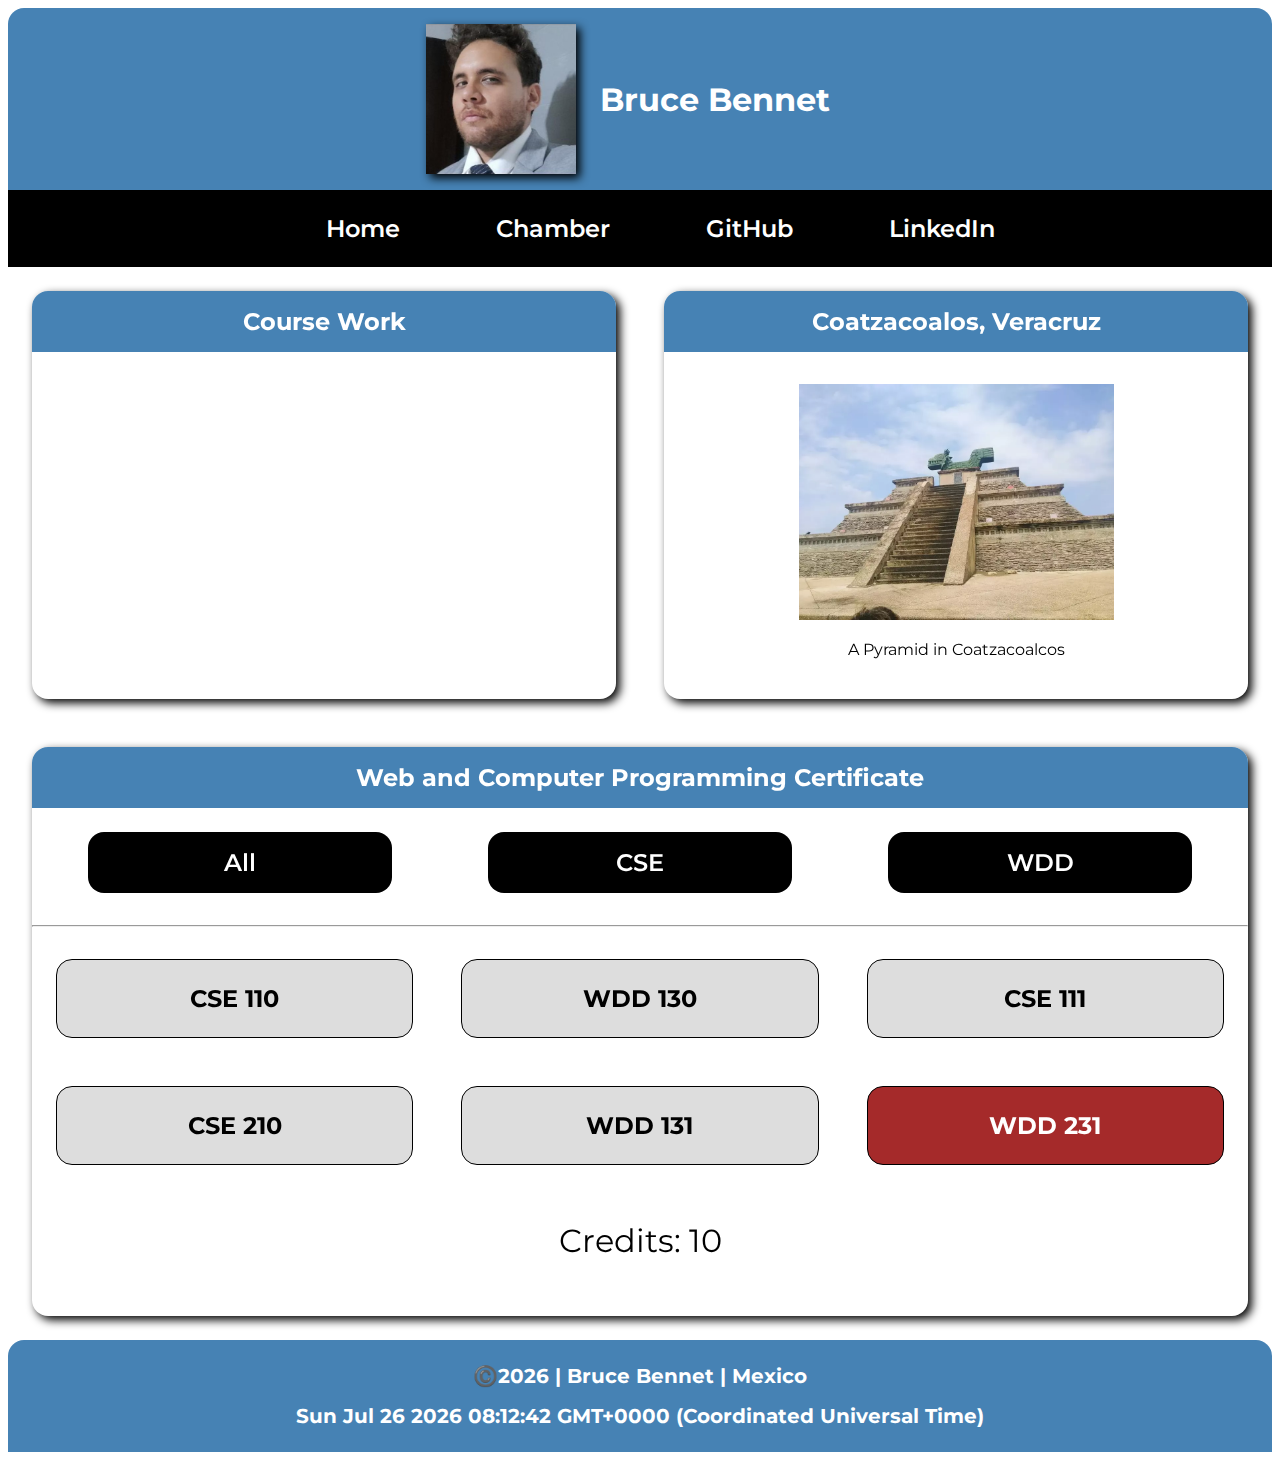
<file: index.html>
<!DOCTYPE html>
<html lang="en">

<head>
    <meta charset="UTF-8">
    <meta name="viewport" content="width=device-width, initial-scale=1.0">
    <title>Bruce Bennet | WDD 231</title>
    <meta name="description" content="A site for WDD 231">
    <meta name="author" content="Bruce Bennet">
    <link rel="icon" href="images/favicon.ico">
    <link rel="stylesheet" href="styles/styles.css">
    <link rel="stylesheet" href="styles/styles-small.css">
    <script src="scripts/scripts.js" defer></script>
    <link rel="preconnect" href="https://fonts.googleapis.com">
    <link rel="preconnect" href="https://fonts.gstatic.com" crossorigin>
    <link href="https://fonts.googleapis.com/css2?family=Montserrat:ital,wght@0,100..900;1,100..900&display=swap"
        rel="stylesheet">
    <meta property="og:title" content="Bruce Bennet's BYU WDD231 Page"/>
    <meta property="og:type" content="website"/>
    <meta property="og:url" content="https://bruzzbennet.github.io/wdd231/"/>
    <meta property="og:image" content="https://dynamic-media-cdn.tripadvisor.com/media/photo-o/0e/0c/14/5c/malecon-costero-a-5-minutos.jpg?w=1200&h=1200&s=1">
</head>

<body>
    <header>
        <div class="bluetitle">
            <img src="images/profile.jpg" height="150" alt="Profile Picture">
            <h1>Bruce Bennet</h1>
            <button id="menu" title="menu button"></button>
        </div>
        <nav class="navshow">
            <ul>
               <li><a href="index.html">Home</a></li> 
               <li><a href="">Chamber</a></li>
                <li><a href="https://github.com/BruzzBennet/">GitHub</a></li>
                <li><a href="https://www.linkedin.com/in/bruce-bennet-t/">LinkedIn</a></li>
            </ul>           
        </nav>
    </header>
    <main>
        <div class="threegrid">
            <section class="g2">
                <h2 class="bluetitle">Course Work</h2>
            </section>
            <section class="g2">
                <h2 class="bluetitle">Coatzacoalos, Veracruz</h2>
                <figure>
                    <img src="images/coatza.webp" height="300" alt="Profile Picture">
                    <figcaption>A Pyramid in Coatzacoalcos</figcaption>
                </figure>
            </section>
            <section class="g1">
                <h2 class="bluetitle">Web and Computer Programming Certificate</h2>
                <nav class="filternav show">
                    <a id="all">All</a>
                    <a id="cse">CSE</a>
                    <a id="wdd">WDD</a>
                </nav>
                <hr>
                <div id="courses"></div>
                <dialog id="course-details"></dialog>
            </section>
        </div>
    </main>
    <footer class="bluetitle">
        <p>©️<span id="currentyear"></span> | Bruce Bennet | Mexico</p>
        <p><span id="lastModified"></span></p>
    </footer>
</body>

</html>
</file>
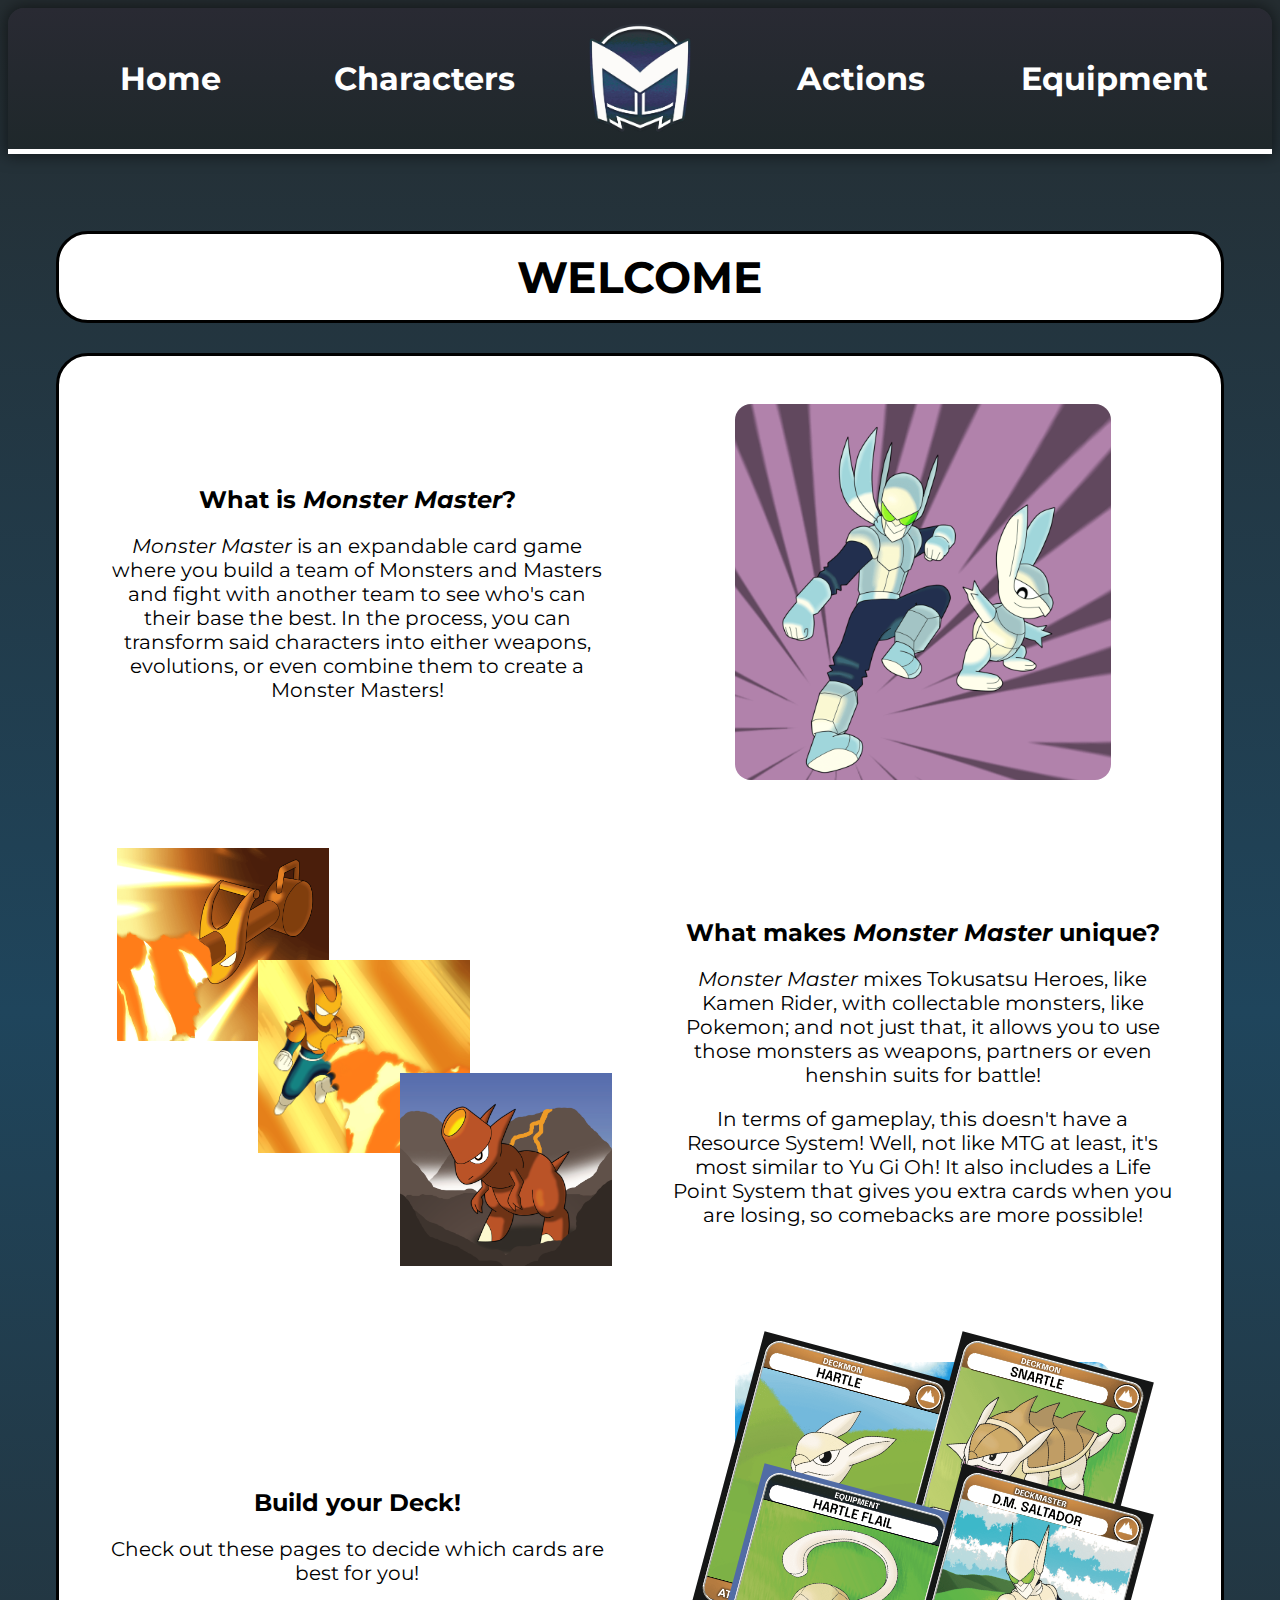
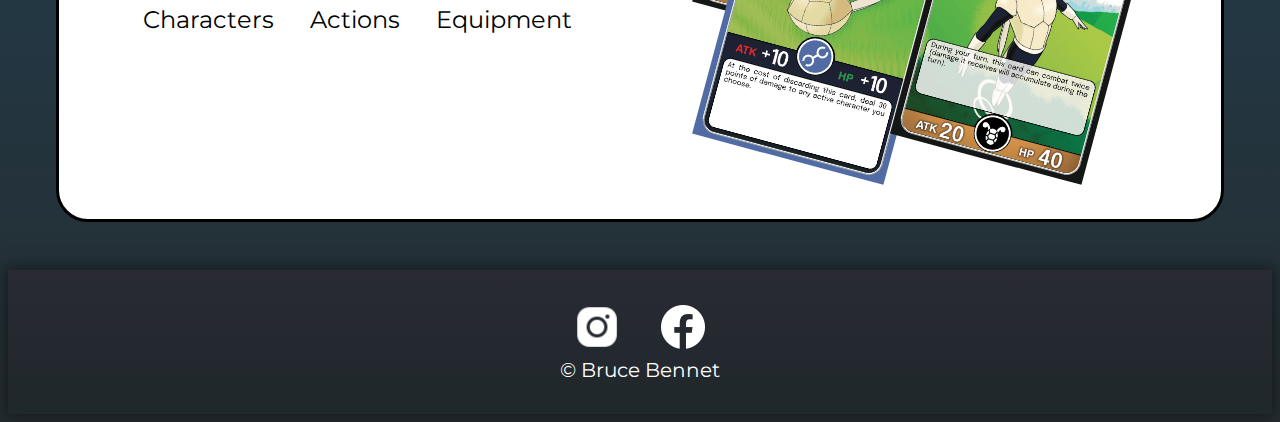
<file: monster-master/index.html>
<!DOCTYPE html>
<html lang="en">
<head>
    <meta charset="UTF-8">
    <meta name="viewport" content="width=device-width, initial-scale=1.0">
    <title>Home Page - Monster Master</title>
    <link rel="icon" href="images/MM.ico">
    <meta name="description" content="A site for the game Monster Master">
    <meta name="author" content="Bruce Bennet">
    <link rel="stylesheet" href="styles/site.css">
    <link rel="stylesheet" href="styles/site-small.css">
    <script src="scripts/site.js" defer></script>
    <link rel="preconnect" href="https://fonts.googleapis.com">
    <link rel="preconnect" href="https://fonts.gstatic.com" crossorigin>
    <link href="https://fonts.googleapis.com/css2?family=Montserrat:ital,wght@0,100..900;1,100..900&display=swap" rel="stylesheet">
</head>
<body>
    <header class="threetwo">         
        <nav class="nav1">
            <ul>
                <li><a href="index.html">Home</a></li> 
                <li><a href="characters.html">Characters</a></li>
             </ul>       
        </nav>
        <img src="images/icon1.png" width="115" alt="Bennet Arts logo">
        <button id="menu"></button>
        <nav class="nav2">
            <ul>
                <li><a href="action.html">Actions</a></li> 
                <li><a href="equipment.html">Equipment</a></li>
             </ul> 
        </nav>
   </header>
  <main>
        <h1 class="title">WELCOME</h1>
        <div class="content">
            <div class="twogrid">
                <div class="popleft">
                    <h2>What is <i>Monster Master</i>?</h2>
                    <p><i>Monster Master</i> is an expandable card game where you build a team of Monsters and Masters and fight with another team to see who's can  their base the best. In the process, you can transform said characters into either weapons, evolutions, or even combine them to create a Monster Masters!</p>
                </div>
                <div class="indeximage">
                    <img src="images/bg.png" alt="kick background" loading="lazy">
                    <img src="images/km.png" alt="Hartle & DM Saltador" loading="lazy" class="imagepopright">
                </div>
            </div>
            <div class="twogrid">
                <div class="art3">
                    <img src="images/Pachyburnerart.png" loading="lazy" alt="Pachyburner art" class="small1">
                    <img src="images/DMFlameart.png" loading="lazy" alt="DM Flame art" class="small2">
                    <img src="images/Pachycanoart.png" loading="lazy" alt="Pachycano art" class="small3">
                </div>
                <div>
                    <h2>What makes <i>Monster Master</i> unique?</h2>
                    <p><i>Monster Master</i> mixes Tokusatsu Heroes, like Kamen Rider, with collectable monsters, like Pokemon; and not just that, it allows you to use those monsters as weapons, partners or even henshin suits for battle!</p>
                    <p>In terms of gameplay, this doesn't have a Resource System! Well, not like MTG at least, it's most similar to Yu Gi Oh! It also includes a Life Point System that gives you extra cards when you are losing, so comebacks are more possible!</p>
                </div>
            </div>
            <div class="twogrid">
                <div>
                    <h2>Build your Deck!</h2>
                    <p>Check out these pages to decide which cards are best for you!</p>
                    <a href="characters.html">Characters</a> 
                    <a href="">Actions</a>
                    <a href="">Equipment</a>
                </div>
                <div class="indeximage">
                    <img src="images/hills.png" alt="hills background" loading="lazy">
                    <div>
                        <img src="images/Hartle.png" alt="Hartle card" loading="lazy" class="tilt1">
                        <img src="images/Snartle.png" alt="Snartle card" loading="lazy" class="tilt2">
                        <img src="images/HartleFlail.png" alt="Hartle Flail cardr" loading="lazy" class="tilt3">
                        <img src="images/DMSaltador.png" alt="DM Saltador card" loading="lazy" class="tilt4">  
                    </div>               
                </div>
            </div>
        </div>
  </main> 
  <footer>
    <div>
         <a href="https://www.instagram.com/bennet.arts/"><img src="images/Instagram.webp" width="50" alt="Instagram logo"></a>
         <a href="https://www.facebook.com/profile.php?id=61560558923318"><img src="images/facebook.webp" width="50" alt="Facebook logo"></a>               
    </div>
    <p> © Bruce Bennet </p>
    </footer> 
</body>
</html>
</file>
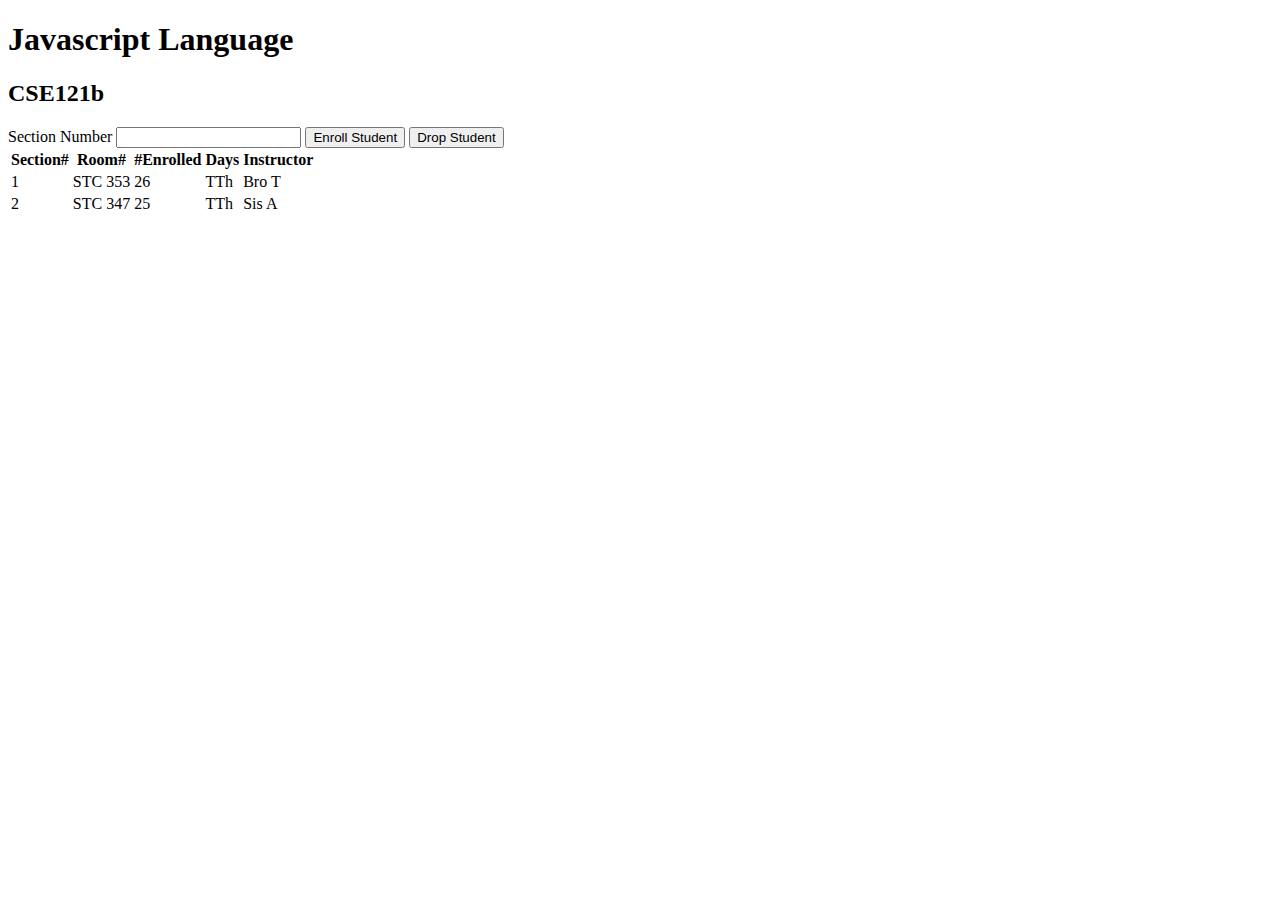
<file: modules.html>
<!-- modules.html -->
<!DOCTYPE html>
<html lang="en">
  <head>
    <meta charset="UTF-8" />
    <meta http-equiv="X-UA-Compatible" content="IE=edge" />
    <meta name="viewport" content="width=device-width, initial-scale=1.0" />
    <title>Courses and sections</title>
    <script src="modules.js" type="module"></script>
  </head>
  <body>
    <h1 id="courseName"></h1>
    <h2 id="courseCode"></h2>
    <label for="sectionNumber">Section Number</label>
    <input id="sectionNumber" />
    <button id="enrollStudent">Enroll Student</button>
    <button id="dropStudent">Drop Student</button>

    <table>
      <thead>
        <tr>
          <th>Section#</th>
          <th>Room#</th>
          <th>#Enrolled</th>
          <th>Days</th>
          <th>Instructor</th>
        </tr>
      </thead>
      <tbody id="sections"></tbody>
    </table>
  </body>
</html>
</file>
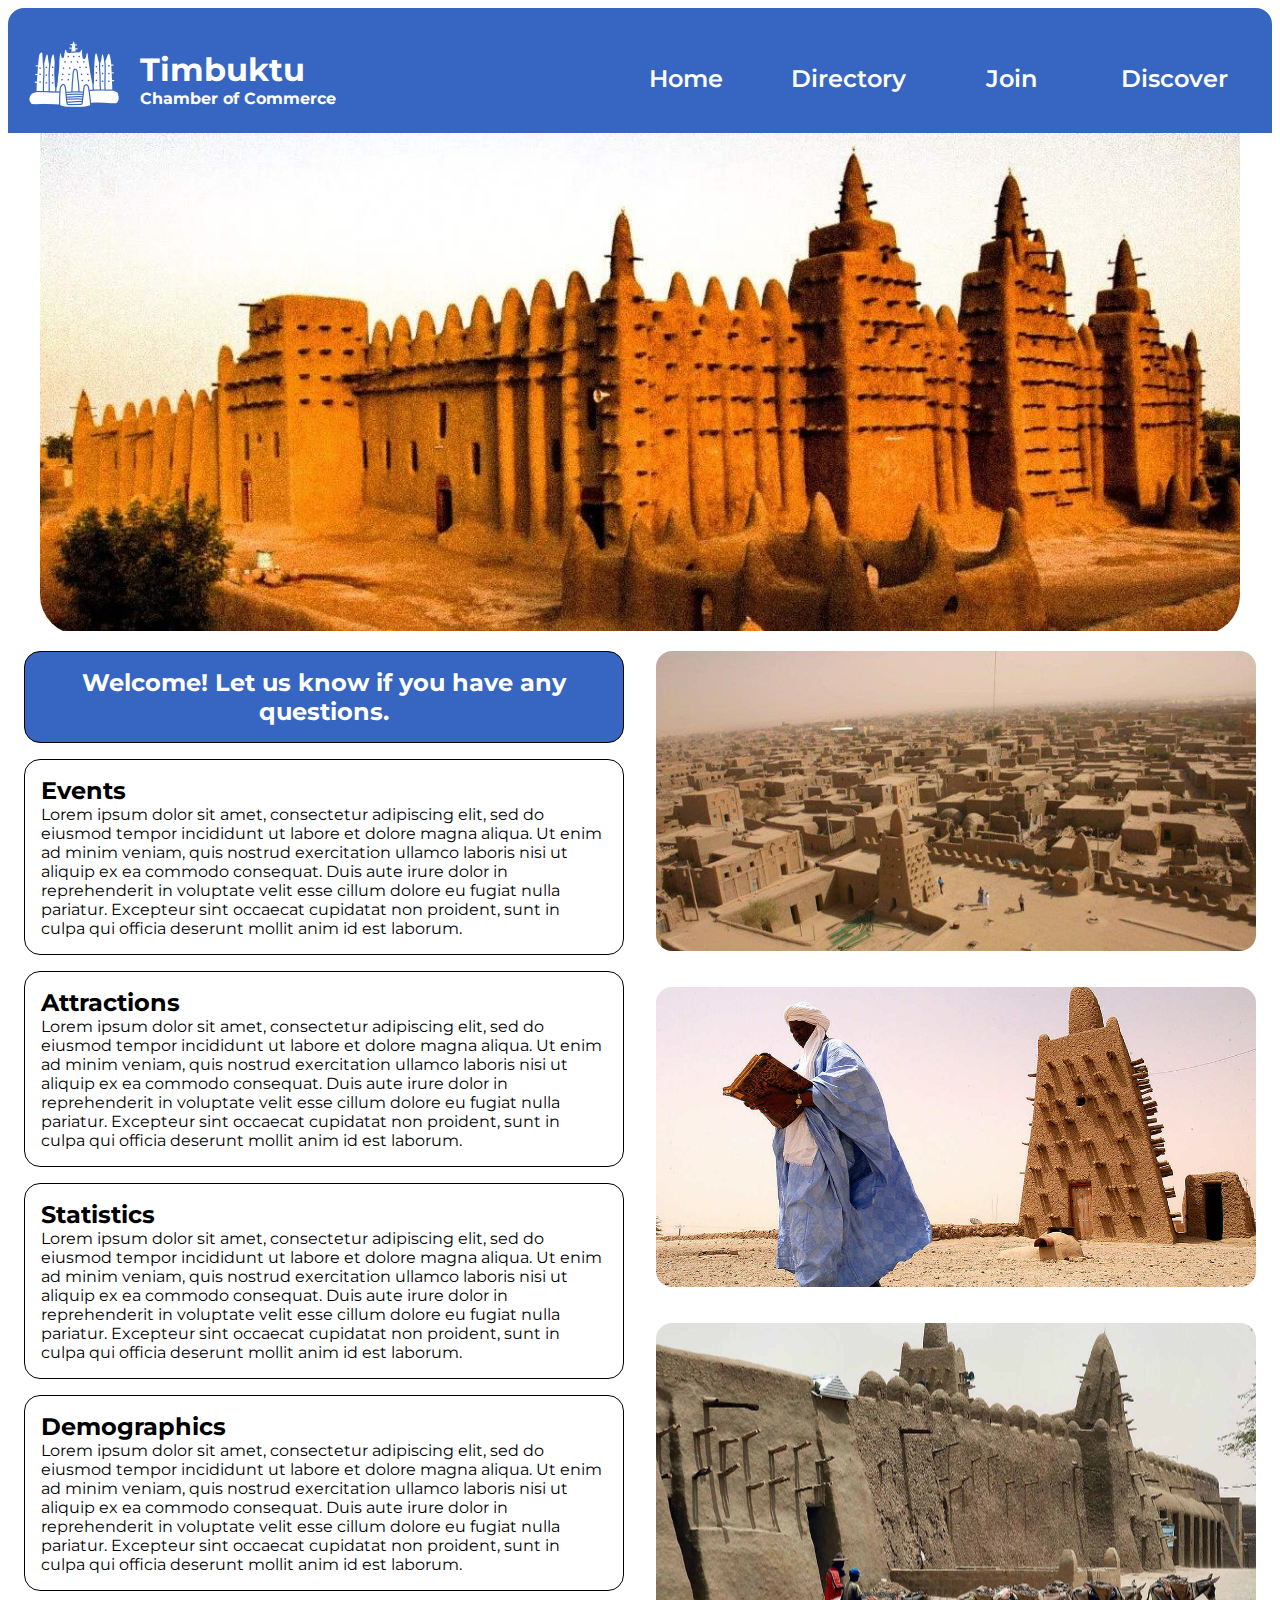
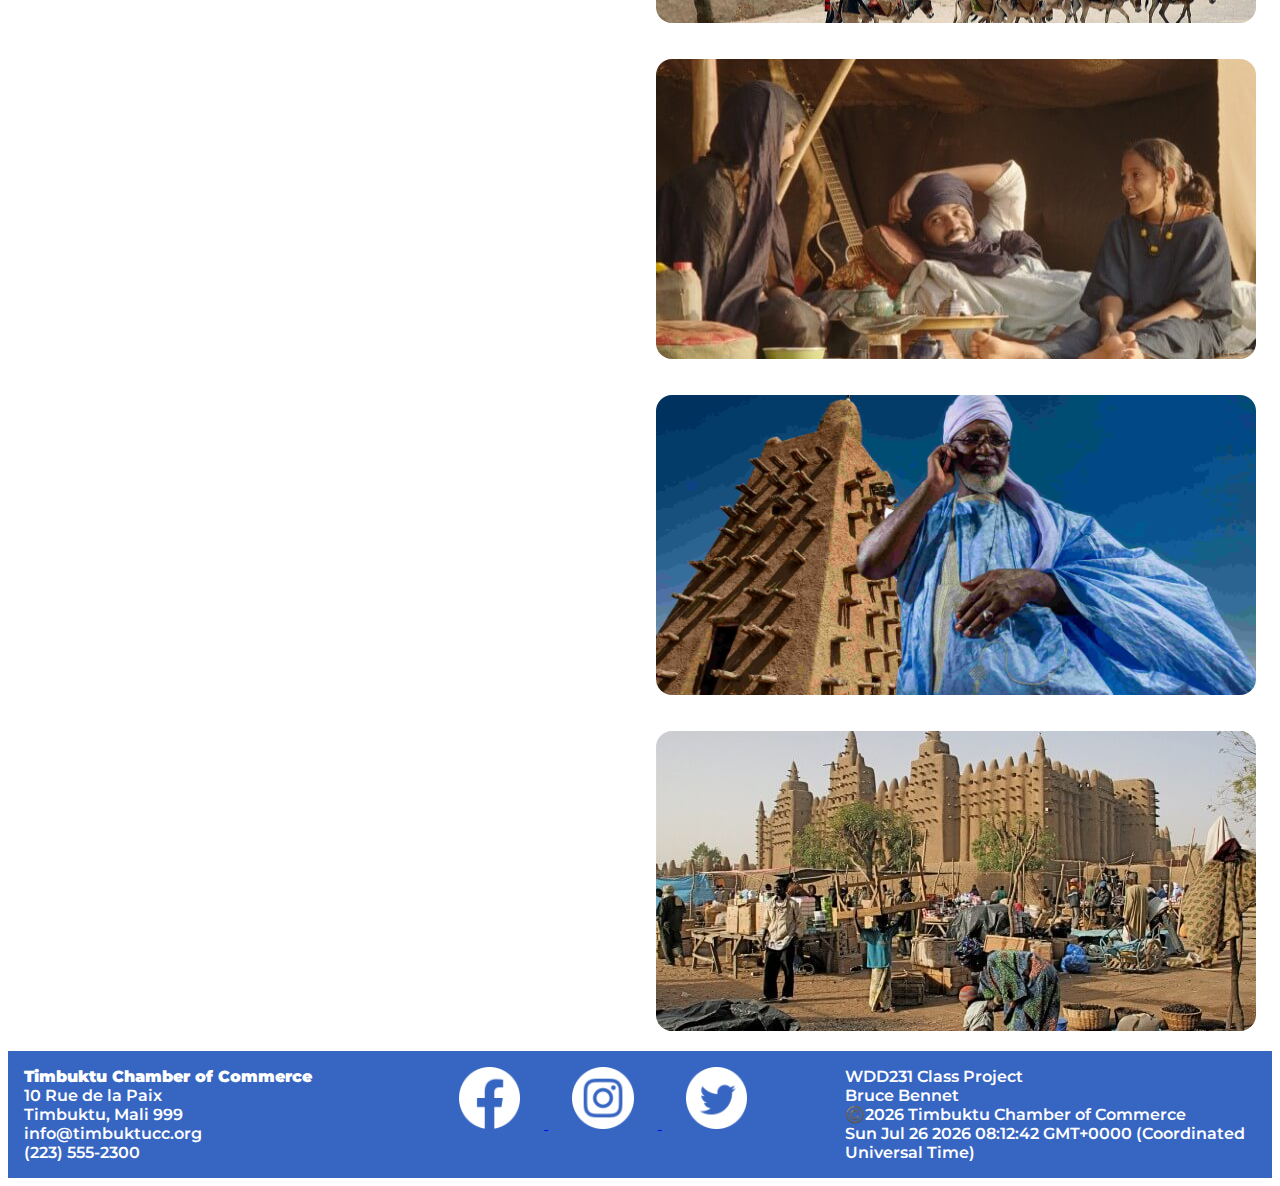
<file: chamber/discover.html>
<!DOCTYPE html>
<html lang="en">
<head>
    <meta charset="UTF-8">
    <meta name="viewport" content="width=device-width, initial-scale=1.0">
    <title>Timbuktu Directory Page</title>
    <meta name="description" content="A chamber of commerce site for Timbuktu">
    <meta name="author" content="Bruce Bennet">
    <link rel="icon" href="images/timbuktu.ico">
    <link rel="stylesheet" href="styles/styles.css">
    <link rel="stylesheet" href="styles/styles-small.css">
    <script src="scripts/discoverscript.js" defer></script>
    <link rel="preconnect" href="https://fonts.googleapis.com">
    <link rel="preconnect" href="https://fonts.gstatic.com" crossorigin>
    <link href="https://fonts.googleapis.com/css2?family=Montserrat:ital,wght@0,100..900;1,100..900&display=swap"
        rel="stylesheet">
    <meta property="og:title" content="Timbuktu's Chamber of Commerce page"/>
    <meta property="og:type" content="website"/>
    <meta property="og:url" content="https://bruzzbennet.github.io/wdd231/chamber/directory.html"/>
    <meta property="og:image" content="https://dynamic-media-cdn.tripadvisor.com/media/photo-o/0e/0c/14/5c/malecon-costero-a-5-minutos.jpg?w=1200&h=1200&s=1">
</head>
<body>
    <header>
        <div>
            <img src="images/timbuktulogo.png" alt="icon"> 
            <div class="title">
                <h1>Timbuktu</h1>
                <p>Chamber of Commerce</p>
            </div>
            <button id="menu" title="menu button"></button>                
        </div>
        <nav class="navshow">
            <ul>
                <li><a href="index.html">Home</a></li> 
                <li><a href="directory.html">Directory</a></li>
                <li><a href="join.html">Join</a></li>
                <li><a href="discover.html">Discover</a></li>
            </ul>           
        </nav>
    </header>
    <main>
        <div class="bigimage">
            <img src="images/timbuktu.jpg" alt="timbuktu">
        </div> 
        <div class="discover">
            <div class="discoverimages">
                <img src="images/Tombouctou.jpg" alt="Timbuktu image" loading="lazy">
                <img src="images/Tombouctou1.jpg" alt="Timbuktu image" loading="lazy">
                <img src="images/Tombouctou2.jpg" alt="Timbuktu image" loading="lazy">
                <img src="images/Tombouctou3.jpg" alt="Timbuktu image" loading="lazy">
                <img src="images/Tombouctou4.jpg" alt="Timbuktu image" loading="lazy">
                <img src="images/Tombouctou5.jpg" alt="Timbuktu image" loading="lazy">
            </div>
            <div class="discoverdata">
                <div class="visit">
                    <p id="lastDate"></p>
                </div>
                <div>
                   <h2>Events</h2> 
                   <p>Lorem ipsum dolor sit amet, consectetur adipiscing elit, sed do eiusmod tempor incididunt ut labore et dolore magna aliqua. Ut enim ad minim veniam, quis nostrud exercitation ullamco laboris nisi ut aliquip ex ea commodo consequat. Duis aute irure dolor in reprehenderit in voluptate velit esse cillum dolore eu fugiat nulla pariatur. Excepteur sint occaecat cupidatat non proident, sunt in culpa qui officia deserunt mollit anim id est laborum.</p>
                </div>
                <div>
                    <h2>Attractions</h2> 
                   <p>Lorem ipsum dolor sit amet, consectetur adipiscing elit, sed do eiusmod tempor incididunt ut labore et dolore magna aliqua. Ut enim ad minim veniam, quis nostrud exercitation ullamco laboris nisi ut aliquip ex ea commodo consequat. Duis aute irure dolor in reprehenderit in voluptate velit esse cillum dolore eu fugiat nulla pariatur. Excepteur sint occaecat cupidatat non proident, sunt in culpa qui officia deserunt mollit anim id est laborum.</p>
                </div>
                <div>
                    <h2>Statistics</h2> 
                    <p>Lorem ipsum dolor sit amet, consectetur adipiscing elit, sed do eiusmod tempor incididunt ut labore et dolore magna aliqua. Ut enim ad minim veniam, quis nostrud exercitation ullamco laboris nisi ut aliquip ex ea commodo consequat. Duis aute irure dolor in reprehenderit in voluptate velit esse cillum dolore eu fugiat nulla pariatur. Excepteur sint occaecat cupidatat non proident, sunt in culpa qui officia deserunt mollit anim id est laborum.</p>
                </div>
                <div>
                    <h2>Demographics</h2> 
                    <p>Lorem ipsum dolor sit amet, consectetur adipiscing elit, sed do eiusmod tempor incididunt ut labore et dolore magna aliqua. Ut enim ad minim veniam, quis nostrud exercitation ullamco laboris nisi ut aliquip ex ea commodo consequat. Duis aute irure dolor in reprehenderit in voluptate velit esse cillum dolore eu fugiat nulla pariatur. Excepteur sint occaecat cupidatat non proident, sunt in culpa qui officia deserunt mollit anim id est laborum.</p>
                </div>
            </div>
        </div>
    </main>
    <footer>
        <div class="footerinfo">
            <p><b>Timbuktu Chamber of Commerce</b></p>
            <p>10 Rue de la Paix</p>
            <p>Timbuktu, Mali 999</p>
            <p>info@timbuktucc.org</p>
            <p>(223) 555-2300</p>
        </div>
        <div class="social media">
            <nav class="sociallinks">
                <a href="https://facebook.com">
                    <img src="images/fb.png" alt="Facebook">
                </a>
                <a href="https://instagram.com">
                    <img src="images/ins.png" alt="Instagram">
                </a>
                <a href="https://twitter.com">
                    <img src="images/twitter.png" alt="Twitter">
                </a>
            </nav>   
        </div> 
        <div class="webdesigninfo">
            <p>WDD231 Class Project</p>
            <p>Bruce Bennet</p>
            <p>©️<span id="currentyear"></span> Timbuktu Chamber of Commerce</p>
            <p><span id="lastModified"></span></p>
        </div>
    </footer> 
</body>
</html>
</file>
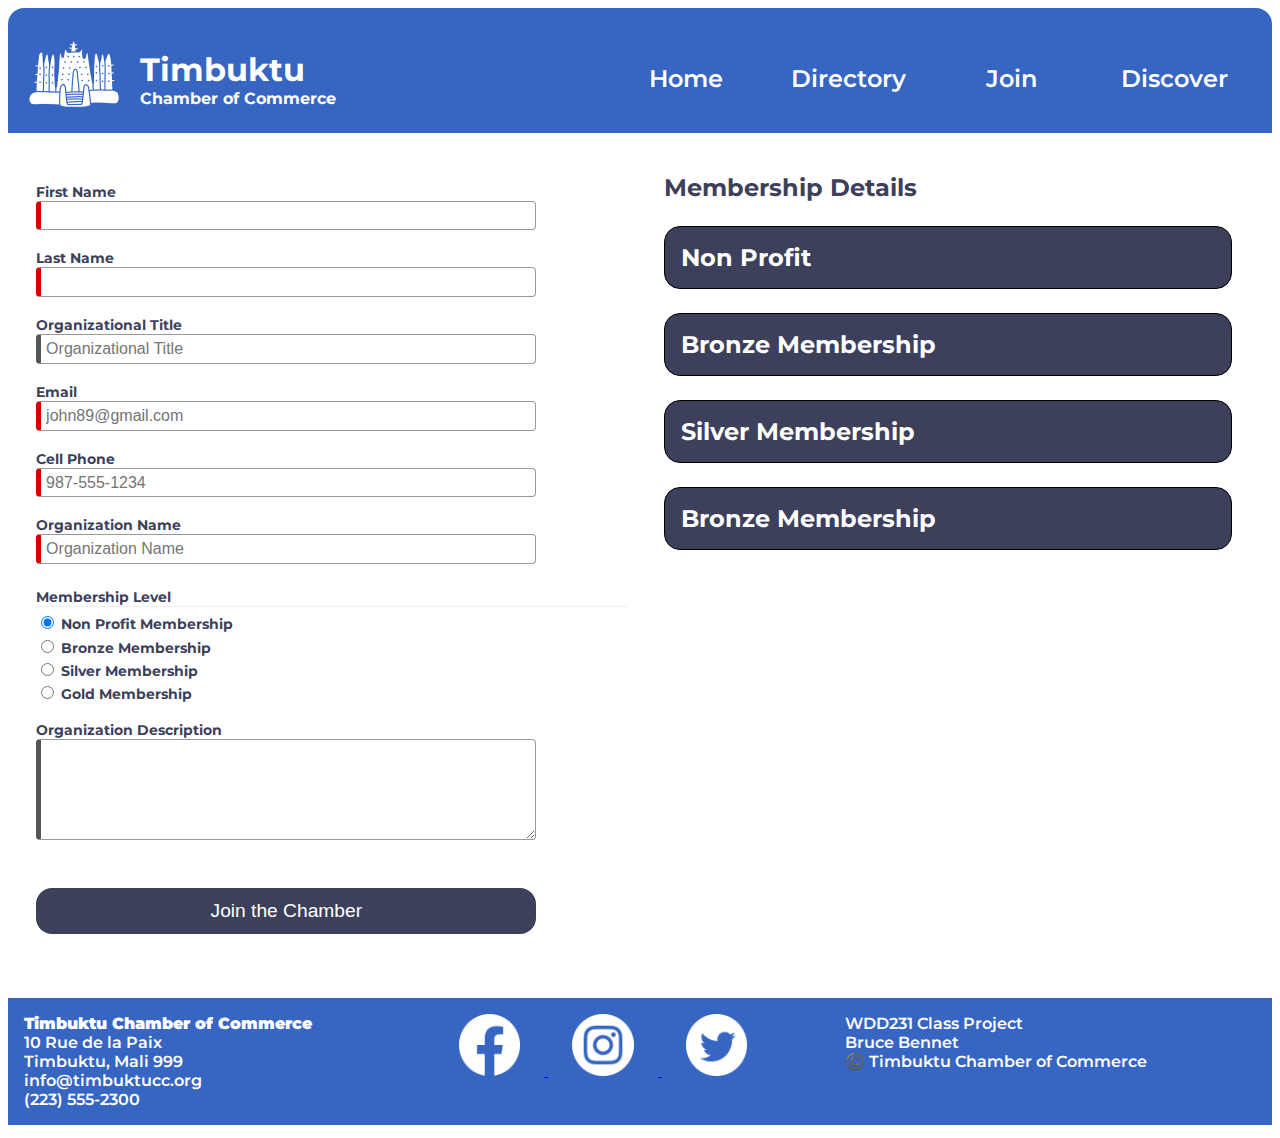
<file: chamber/join.html>
<!DOCTYPE html>
<html lang="en">
<head>
    <meta charset="UTF-8">
    <meta name="viewport" content="width=device-width, initial-scale=1.0">
    <title>Timbuktu Directory Page</title>
    <meta name="description" content="A chamber of commerce site for Timbuktu">
    <meta name="author" content="Bruce Bennet">
    <link rel="icon" href="images/timbuktu.ico">
    <link rel="stylesheet" href="styles/styles.css">
    <link rel="stylesheet" href="styles/styles-small.css">
    <link rel="stylesheet" href="styles/join.css">
    <link rel="stylesheet" href="styles/join-small.css">
    <!-- <script src="scripts/scripts.js" defer></script> -->
    <script src="scripts/join.js" defer></script>
    <link rel="preconnect" href="https://fonts.googleapis.com">
    <link rel="preconnect" href="https://fonts.gstatic.com" crossorigin>
    <link href="https://fonts.googleapis.com/css2?family=Montserrat:ital,wght@0,100..900;1,100..900&display=swap"
        rel="stylesheet">
    <meta property="og:title" content="Timbuktu's Chamber of Commerce page"/>
    <meta property="og:type" content="website"/>
    <meta property="og:url" content="https://bruzzbennet.github.io/wdd231/chamber/directory.html"/>
    <meta property="og:image" content="https://dynamic-media-cdn.tripadvisor.com/media/photo-o/0e/0c/14/5c/malecon-costero-a-5-minutos.jpg?w=1200&h=1200&s=1">
</head>
<body>
    <header>
        <div>
            <img src="images/timbuktulogo.png" alt="icon"> 
            <div class="title">
                <h1>Timbuktu</h1>
                <p>Chamber of Commerce</p>
            </div>
            <button id="menu" title="menu button"></button>                
        </div>
        <nav class="navshow">
            <ul>
                <li><a href="index.html">Home</a></li> 
                <li><a href="directory.html">Directory</a></li>
                <li><a href="join.html">Join</a></li>
                <li><a href="discover.html">Discover</a></li>
            </ul>           
        </nav>
    </header>
    <main>
        <form method="GET" action="thanks.html">
            <label>First Name <input type="text" name="first" required autocomplete="given-name" title="Your First Name"></label>
              <label>Last Name <input type="text" name="last" required autocomplete="family-name" title="Your Last Name"></label>
              <label>Organizational Title <input type="text" name="orgtitle"  autocomplete="organization-title" title="Organizational Title" placeholder="Organizational Title" ></label>
              <label>Email <input type="email" name="email" required placeholder="john89@gmail.com"  title="Your Email" autocomplete="email"></label>
              <label>Cell Phone <input type="tel" name="phone"  autocomplete="tel" title="A Phone Number with dashes" placeholder="987-555-1234" required ></label>
              <label>Organization Name <input type="text" name="org"  autocomplete="organization" title="Organizational Name" placeholder="Organization Name" required></label>
        
              <div class="membership">
                <h3>Membership Level</h3>
                <label><input type="radio" name="membership" value="NP" checked> Non Profit Membership</label>
                <label><input type="radio" name="membership" value="Bronze"> Bronze Membership</label>
                <label><input type="radio" name="membership" value="Silver"> Silver Membership</label>
                <label><input type="radio" name="membership" value="Gold"> Gold Membership</label>  
              </div>
              
              <label>Organization Description
            <textarea name="desc" title="Organizational Description" rows="5"></textarea>
            </label>  
    
              <input type="hidden" name="fecha" id="date">
      
              <input type="submit" value="Join the Chamber">
          </form>
          <div class="member">
            <h2>Membership Details</h2>
            <div id="courses"></div>
            <dialog id="membership-details"></dialog> 
          </div>
             
    </main>     
    <footer>
        <div class="footerinfo">
            <p><b>Timbuktu Chamber of Commerce</b></p>
            <p>10 Rue de la Paix</p>
            <p>Timbuktu, Mali 999</p>
            <p>info@timbuktucc.org</p>
            <p>(223) 555-2300</p>
        </div>
        <div class="social media">
            <nav class="sociallinks">
                <a href="https://facebook.com">
                    <img src="images/fb.png" alt="Facebook">
                </a>
                <a href="https://instagram.com">
                    <img src="images/ins.png" alt="Instagram">
                </a>
                <a href="https://twitter.com">
                    <img src="images/twitter.png" alt="Twitter">
                </a>
            </nav>   
        </div> 
        <div class="webdesigninfo">
            <p>WDD231 Class Project</p>
            <p>Bruce Bennet</p>
            <p>©️<span id="currentyear"></span> Timbuktu Chamber of Commerce</p>
            <p><span id="lastModified"></span></p>
        </div>
    </footer> 
</body>
</html>
</file>
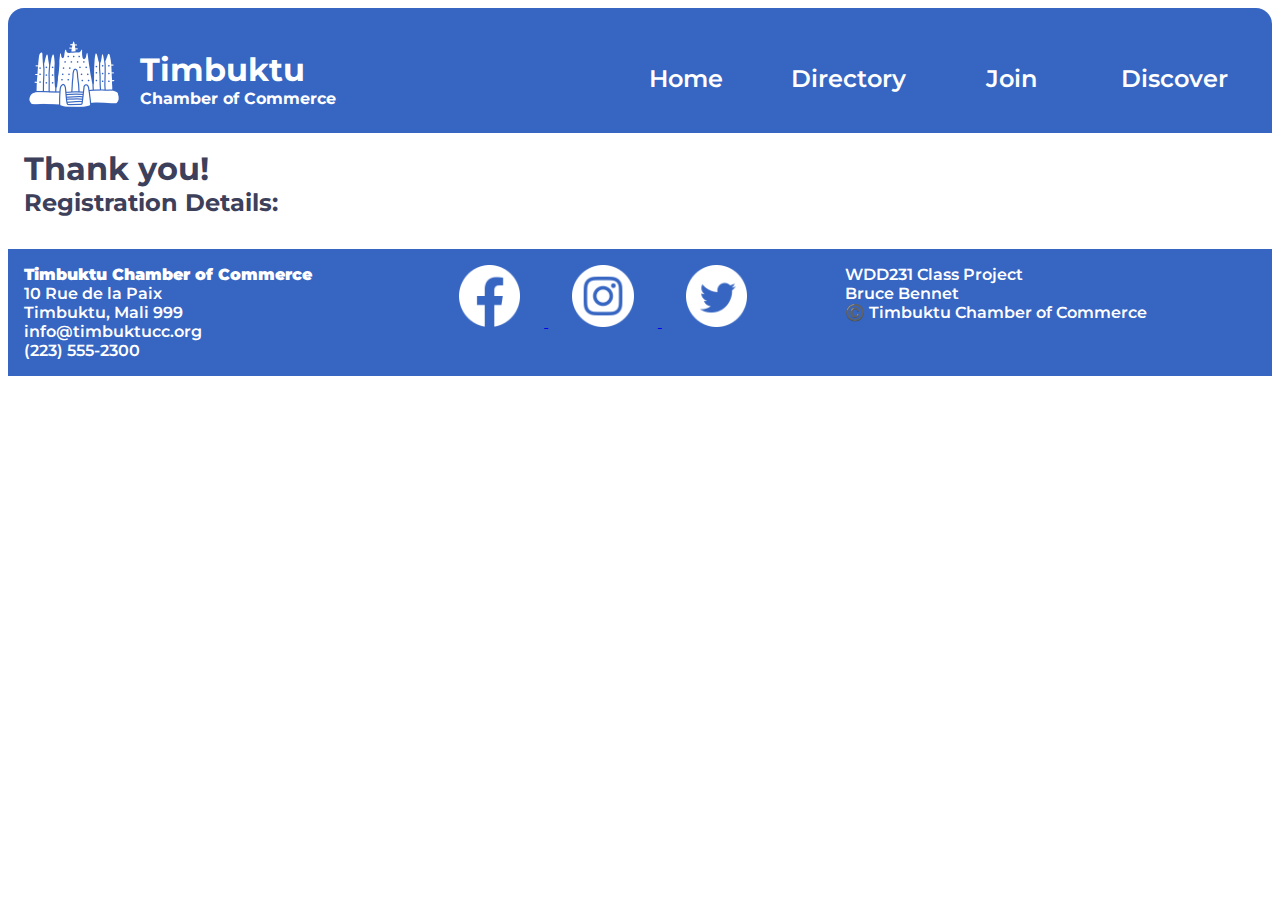
<file: chamber/thanks.html>
<!DOCTYPE html>
<html lang="en">
<head>
    <meta charset="UTF-8">
    <meta name="viewport" content="width=device-width, initial-scale=1.0">
    <title>Timbuktu Directory Page</title>
    <meta name="description" content="A chamber of commerce site for Timbuktu">
    <meta name="author" content="Bruce Bennet">
    <link rel="icon" href="images/timbuktu.ico">
    <link rel="stylesheet" href="styles/styles.css">
    <link rel="stylesheet" href="styles/styles-small.css">
    <link rel="stylesheet" href="styles/join.css">
    <link rel="stylesheet" href="styles/join-small.css">
    <script src="scripts/thanks.js" defer></script>
    <link rel="preconnect" href="https://fonts.googleapis.com">
    <link rel="preconnect" href="https://fonts.gstatic.com" crossorigin>
    <link href="https://fonts.googleapis.com/css2?family=Montserrat:ital,wght@0,100..900;1,100..900&display=swap"
        rel="stylesheet">
    <meta property="og:title" content="Timbuktu's Chamber of Commerce page"/>
    <meta property="og:type" content="website"/>
    <meta property="og:url" content="https://bruzzbennet.github.io/wdd231/chamber/directory.html"/>
    <meta property="og:image" content="https://dynamic-media-cdn.tripadvisor.com/media/photo-o/0e/0c/14/5c/malecon-costero-a-5-minutos.jpg?w=1200&h=1200&s=1">
</head>
<body>
    <header>
        <div>
            <img src="images/timbuktulogo.png" alt="icon"> 
            <div class="title">
                <h1>Timbuktu</h1>
                <p>Chamber of Commerce</p>
            </div>
            <button id="menu" title="menu button"></button>                
        </div>
        <nav class="navshow">
            <ul>
                <li><a href="index.html">Home</a></li> 
                <li><a href="directory.html">Directory</a></li>
                <li><a href="join.html">Join</a></li>
                <li><a href="discover.html">Discover</a></li>
            </ul>           
        </nav>
    </header>
    <main>
        <div>
            <h1>Thank you!</h1>
            <h2>Registration Details:</h2> 
            <div id="results"></div>
        </div>       
    </main>

        <footer>
            <div class="footerinfo">
                <p><b>Timbuktu Chamber of Commerce</b></p>
                <p>10 Rue de la Paix</p>
                <p>Timbuktu, Mali 999</p>
                <p>info@timbuktucc.org</p>
                <p>(223) 555-2300</p>
            </div>
            <div class="social media">
                <nav class="sociallinks">
                    <a href="https://facebook.com">
                        <img src="images/fb.png" alt="Facebook">
                    </a>
                    <a href="https://instagram.com">
                        <img src="images/ins.png" alt="Instagram">
                    </a>
                    <a href="https://twitter.com">
                        <img src="images/twitter.png" alt="Twitter">
                    </a>
                </nav>   
            </div> 
            <div class="webdesigninfo">
                <p>WDD231 Class Project</p>
                <p>Bruce Bennet</p>
                <p>©️<span id="currentyear"></span> Timbuktu Chamber of Commerce</p>
                <p><span id="lastModified"></span></p>
            </div>
        </footer> 
</body>
</html>
</file>
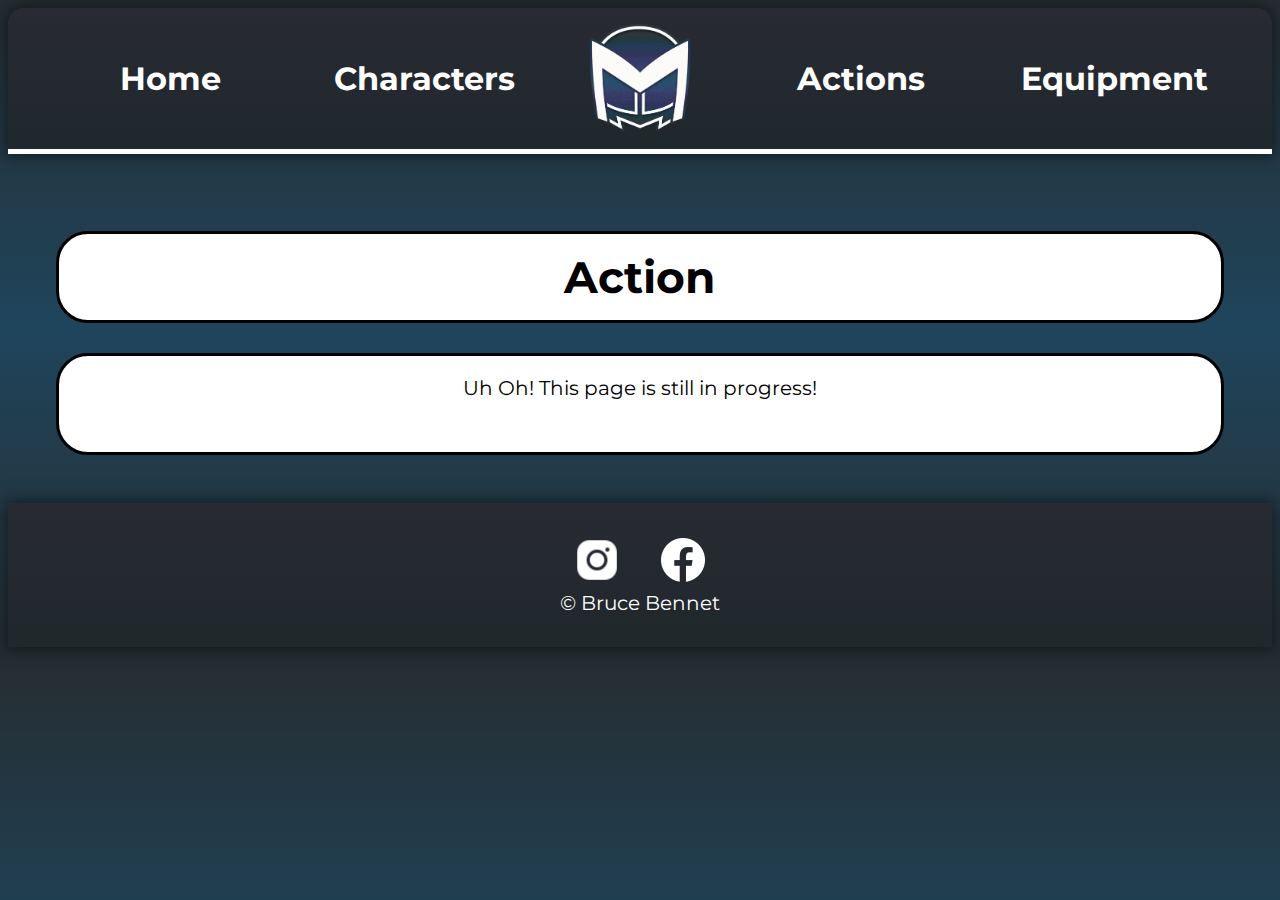
<file: monster-master/action.html>
<!DOCTYPE html>
<html lang="en">
<head>
    <meta charset="UTF-8">
    <meta name="viewport" content="width=device-width, initial-scale=1.0">
    <title>Action - Monster Master</title>
    <link rel="icon" href="images/MM.ico">
    <meta name="description" content="A site for the game Monster Master">
    <meta name="author" content="Bruce Bennet">
    <link rel="stylesheet" href="styles/site.css">
    <link rel="stylesheet" href="styles/site-small.css">
    <script src="scripts/site.js" defer></script>
    <link rel="preconnect" href="https://fonts.googleapis.com">
    <link rel="preconnect" href="https://fonts.gstatic.com" crossorigin>
    <link href="https://fonts.googleapis.com/css2?family=Montserrat:ital,wght@0,100..900;1,100..900&display=swap" rel="stylesheet">

</head>
<body>
    <header class="threetwo">         
        <nav class="nav1">
            <ul>
                <li><a href="index.html">Home</a></li> 
                <li><a href="characters.html">Characters</a></li>
             </ul>       
        </nav>
        <img src="images/icon1.png" width="115" alt="Bennet Arts logo">
        <button id="menu"></button>
        <nav class="nav2">
            <ul>
                <li><a href="action.html">Actions</a></li> 
                <li><a href="equipment.html">Equipment</a></li>
             </ul> 
        </nav>
   </header>
  <main>
        <h1 class="title">Action</h1>
        <div class="content">
            <p>Uh Oh! This page is still in progress!</p>           
        </div>
  </main> 
  <footer>
    <div>
         <a href="https://www.instagram.com/bennet.arts/"><img src="images/Instagram.webp" width="50" alt="Instagram logo"></a>
         <a href="https://www.facebook.com/profile.php?id=61560558923318"><img src="images/facebook.webp" width="50" alt="Facebook logo"></a>               
    </div>
    <p> © Bruce Bennet </p>
    </footer> 
</body>
</html>
</file>
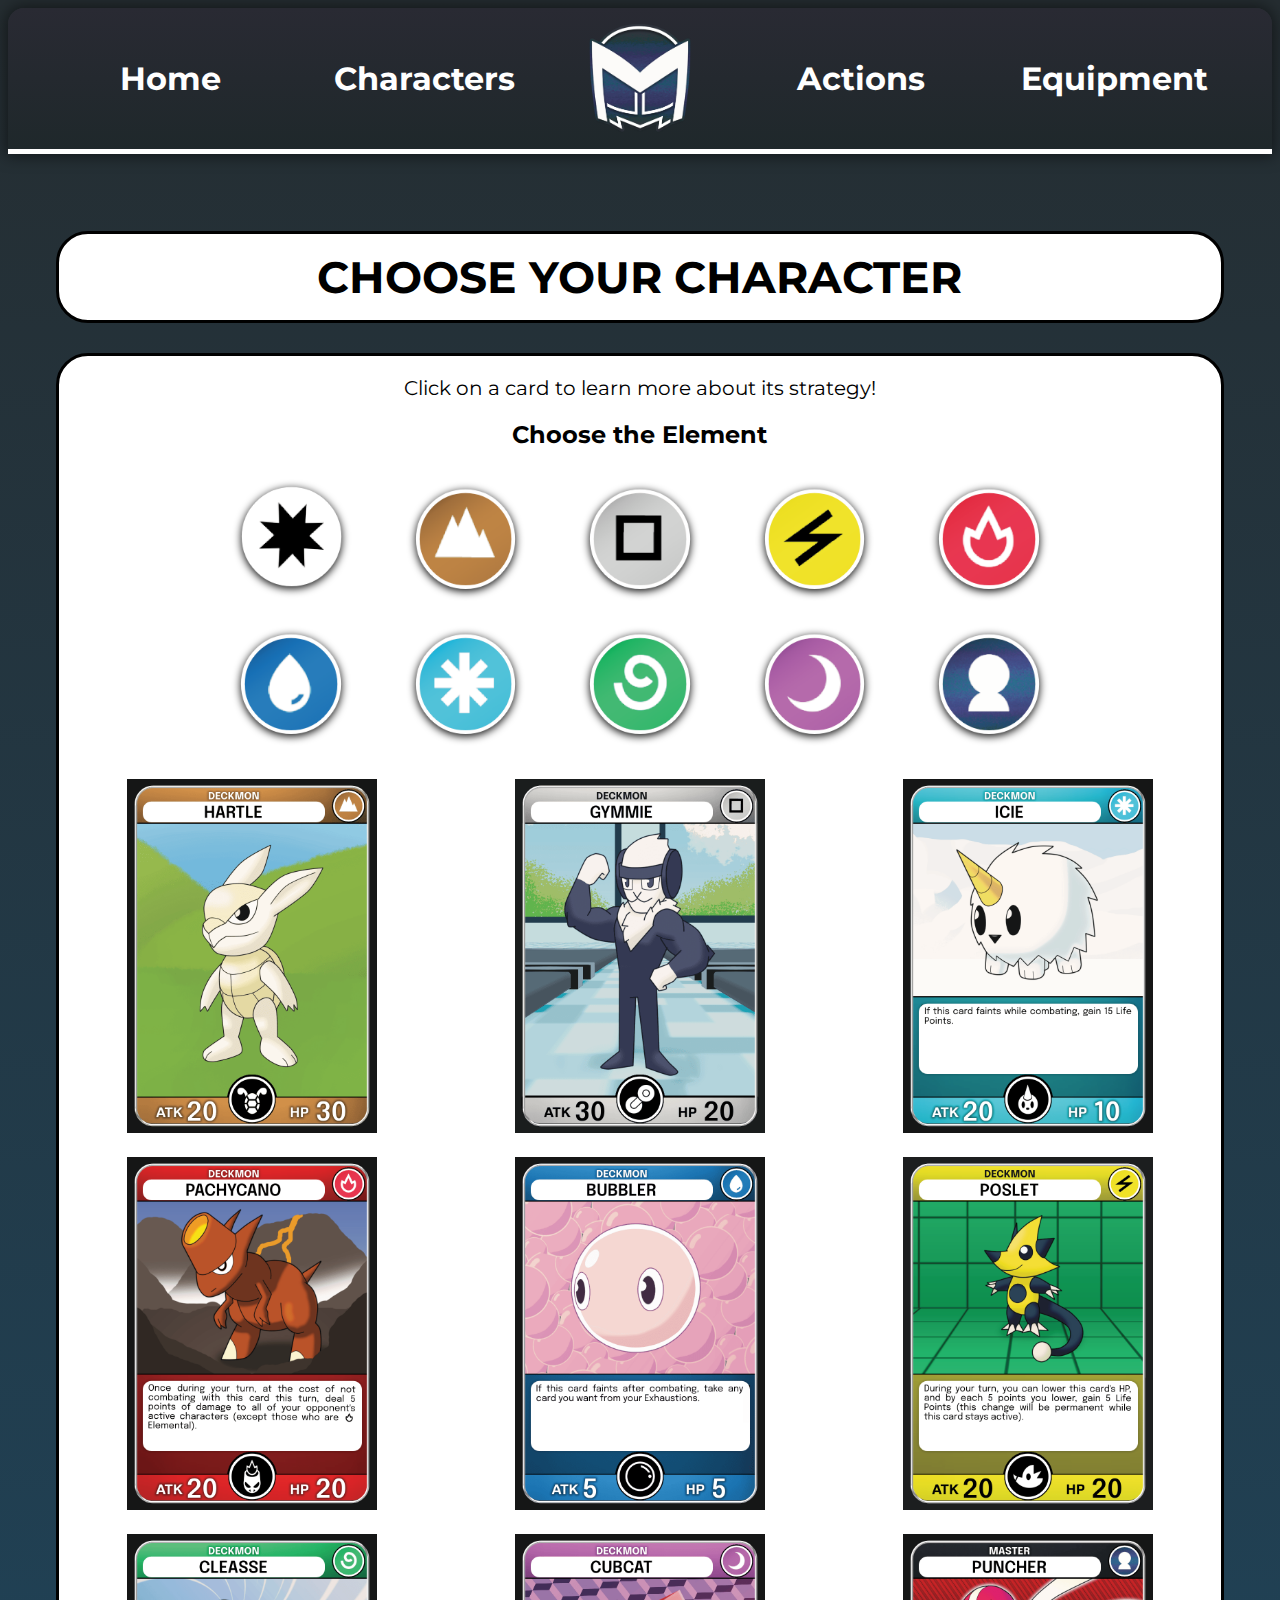
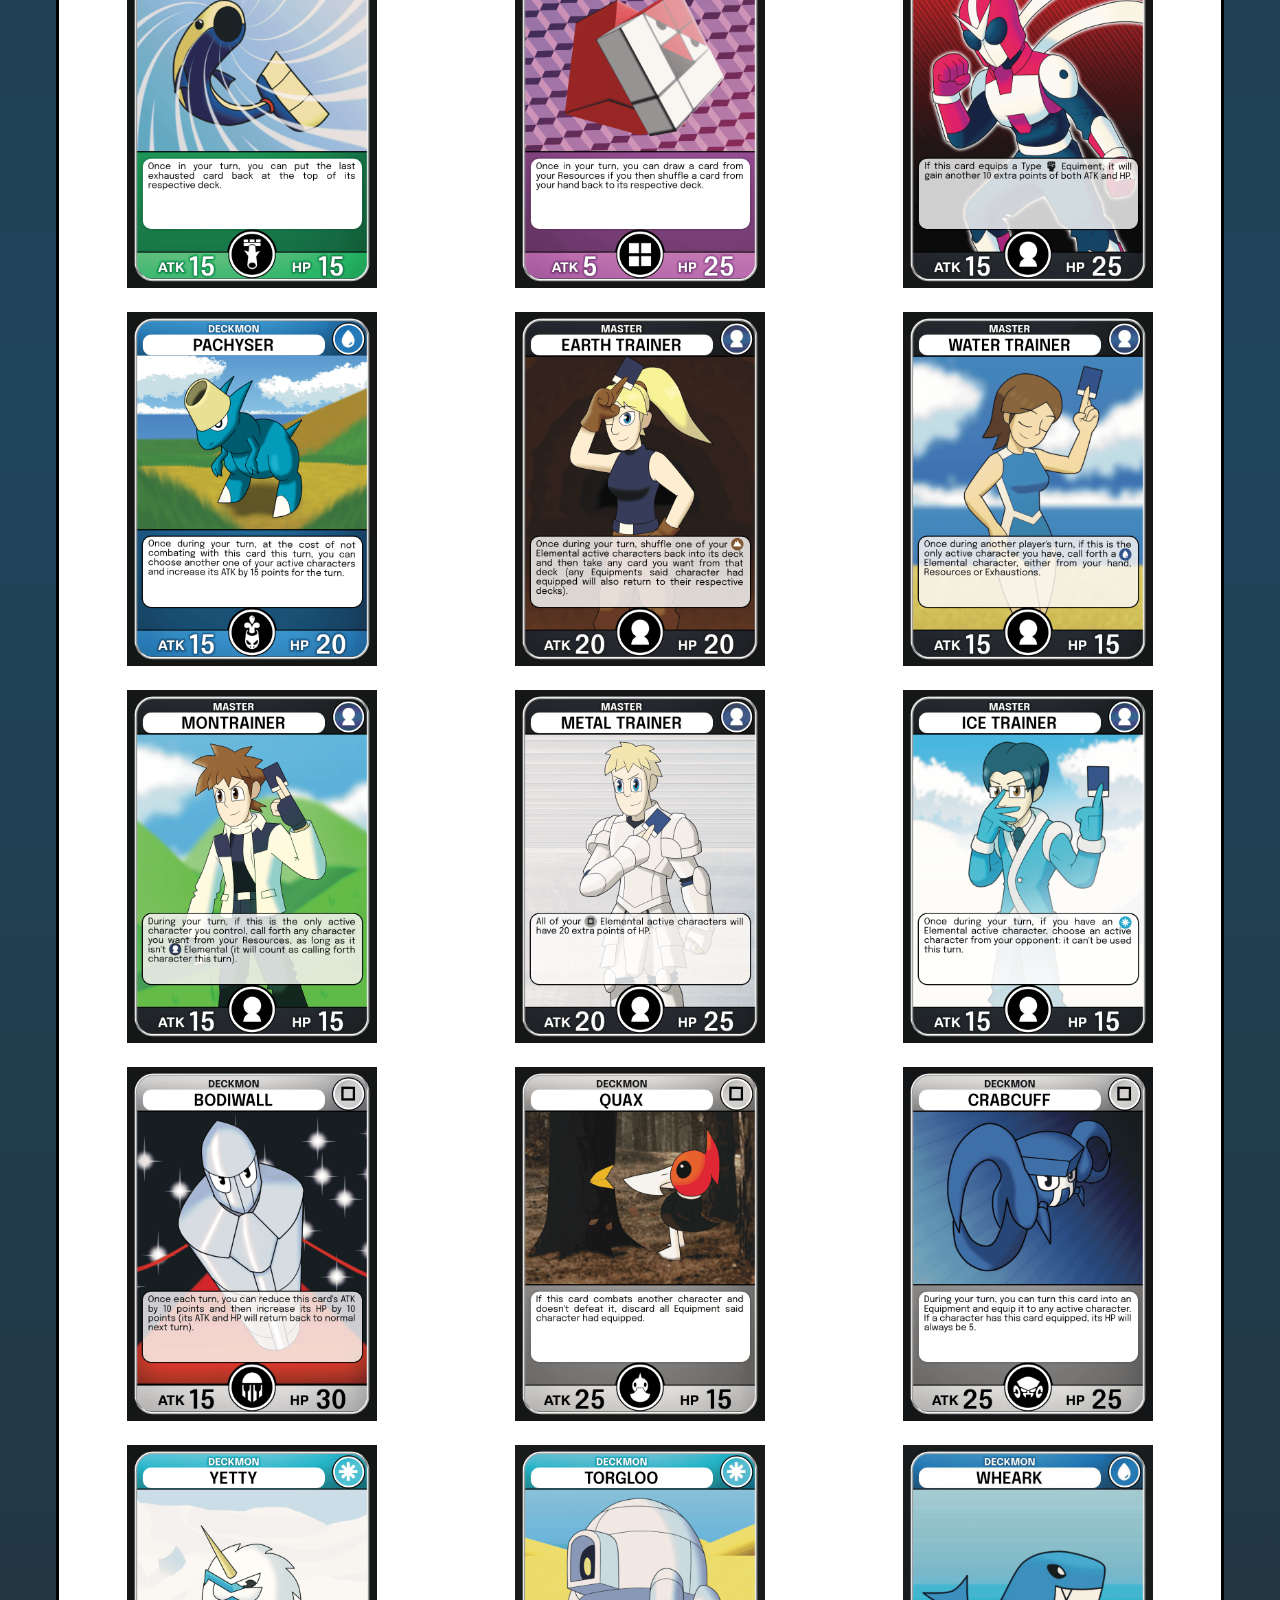
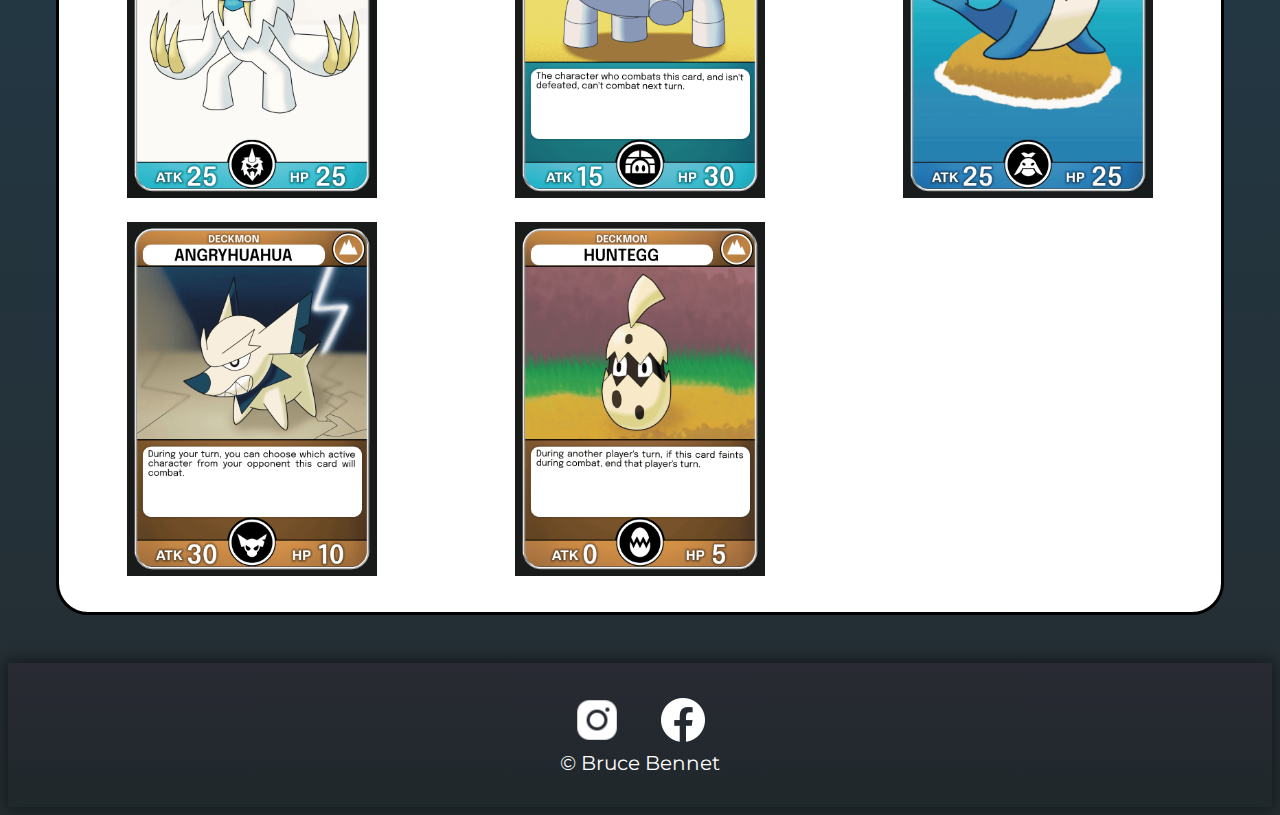
<file: monster-master/characters.html>
<!DOCTYPE html>
<html lang="en">
<head>
    <meta charset="UTF-8">
    <meta name="viewport" content="width=device-width, initial-scale=1.0">
    <title>Characters - Monster Master</title>
    <link rel="icon" href="images/MM.ico">
    <meta name="description" content="A site for the game Monster Master">
    <meta name="author" content="Bruce Bennet">
    <link rel="stylesheet" href="styles/site.css">
    <link rel="stylesheet" href="styles/site-small.css">
    <script src="scripts/site.js" defer></script>
    <link rel="preconnect" href="https://fonts.googleapis.com">
    <link rel="preconnect" href="https://fonts.gstatic.com" crossorigin>
    <link href="https://fonts.googleapis.com/css2?family=Montserrat:ital,wght@0,100..900;1,100..900&display=swap" rel="stylesheet">

</head>
<body>
    <header class="threetwo">         
        <nav class="nav1">
            <ul>
                <li><a href="index.html">Home</a></li> 
                <li><a href="characters.html">Characters</a></li>
             </ul>       
        </nav>
        <img src="images/icon1.png" width="115" alt="Bennet Arts logo">
        <button id="menu"></button>
        <nav class="nav2">
            <ul>
                <li><a href="action.html">Actions</a></li> 
                <li><a href="equipment.html">Equipment</a></li>
             </ul> 
        </nav>
   </header>
  <main>
        <h1 class="title">CHOOSE YOUR CHARACTER</h1>
        <div class="content">
            <p>Click on a card to learn more about its strategy!</p>
            <h2>Choose the Element</h2> 
            <nav class="filternav">
                <a id="all"><img src="images/All.png" alt="All Elements"></a>
                <a id="earth"><img src="images/Earth.png" alt="Earth"></a>
                <a id="metal"><img src="images/Metal.png" alt="Metal"></a>
                <a id="electric"><img src="images/Electric.png" alt="Electric"></a>
                <a id="fire"><img src="images/Fire.png" alt="Fire"></a>
                <a id="water"><img src="images/Water.png" alt="Water"></a>
                <a id="ice"><img src="images/Ice.png" alt="Ice"></a>
                <a id="wind"><img src="images/Wind.png" alt="Wind"></a>
                <a id="dark"><img src="images/Dark.png" alt="Dark"></a>
                <a id="human"><img src="images/Human.png" alt="HUman"></a>
            </nav>
            <div id="characters"> 
            </div>
            <dialog id="membership-details"></dialog>
        </div>
  </main> 
  <footer>
    <div>
         <a href="https://www.instagram.com/bennet.arts/"><img src="images/Instagram.webp" width="50" alt="Instagram logo"></a>
         <a href="https://www.facebook.com/profile.php?id=61560558923318"><img src="images/facebook.webp" width="50" alt="Facebook logo"></a>               
    </div>
    <p> © Bruce Bennet </p>
    </footer> 
</body>
</html>
</file>
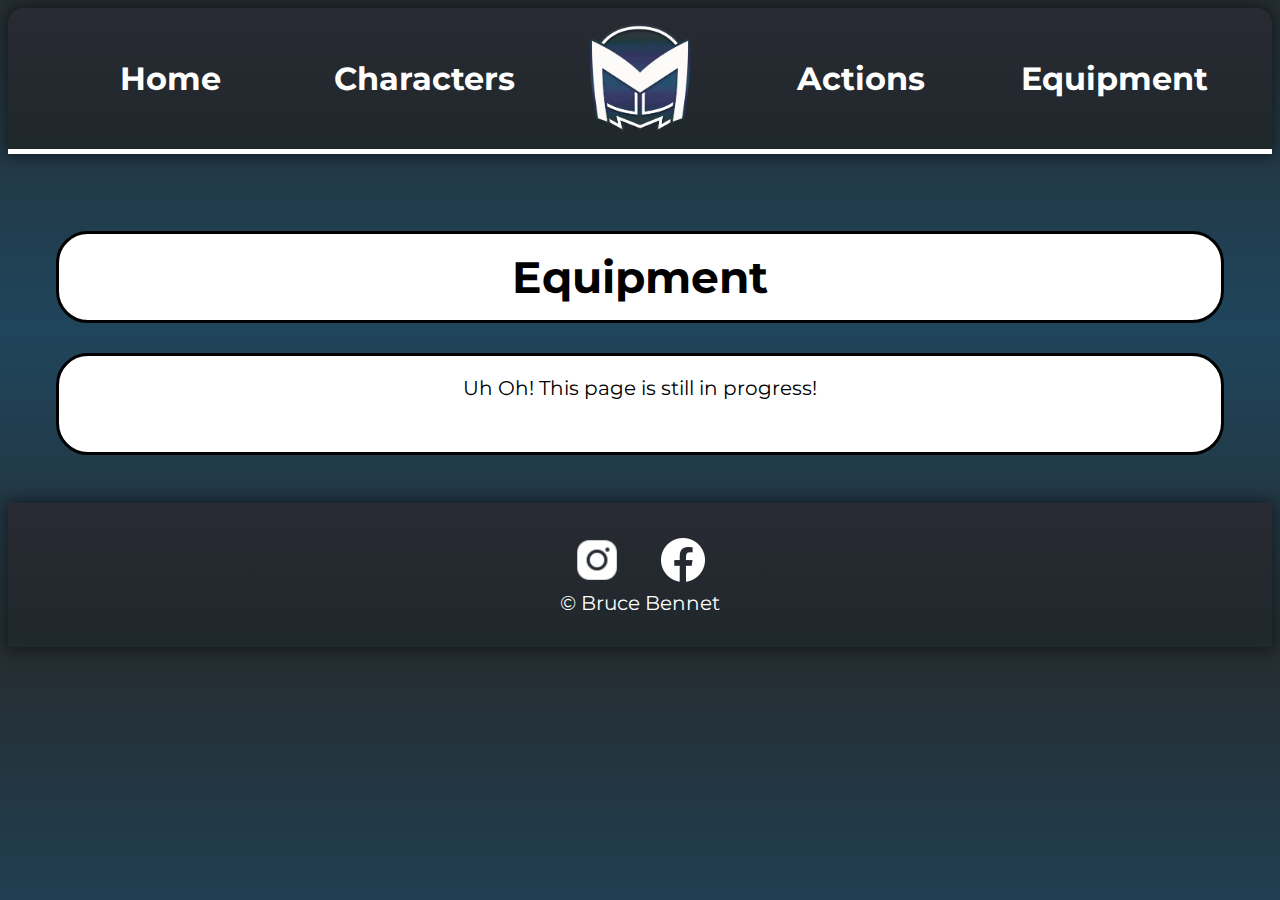
<file: monster-master/equipment.html>
<!DOCTYPE html>
<html lang="en">
<head>
    <meta charset="UTF-8">
    <meta name="viewport" content="width=device-width, initial-scale=1.0">
    <title>Equipment - Monster Master</title>
    <link rel="icon" href="images/MM.ico">
    <meta name="description" content="A site for the game Monster Master">
    <meta name="author" content="Bruce Bennet">
    <link rel="stylesheet" href="styles/site.css">
    <link rel="stylesheet" href="styles/site-small.css">
    <script src="scripts/site.js" defer></script>
    <link rel="preconnect" href="https://fonts.googleapis.com">
    <link rel="preconnect" href="https://fonts.gstatic.com" crossorigin>
    <link href="https://fonts.googleapis.com/css2?family=Montserrat:ital,wght@0,100..900;1,100..900&display=swap" rel="stylesheet">

</head>
<body>
    <header class="threetwo">         
        <nav class="nav1">
            <ul>
                <li><a href="index.html">Home</a></li> 
                <li><a href="characters.html">Characters</a></li>
             </ul>       
        </nav>
        <img src="images/icon1.png" width="115" alt="Bennet Arts logo">
        <button id="menu"></button>
        <nav class="nav2">
            <ul>
                <li><a href="action.html">Actions</a></li> 
                <li><a href="equipment.html">Equipment</a></li>
             </ul> 
        </nav>
   </header>
  <main>
        <h1 class="title">Equipment</h1>
        <div class="content">
            <p>Uh Oh! This page is still in progress!</p>           
        </div>
  </main> 
  <footer>
    <div>
         <a href="https://www.instagram.com/bennet.arts/"><img src="images/Instagram.webp" width="50" alt="Instagram logo"></a>
         <a href="https://www.facebook.com/profile.php?id=61560558923318"><img src="images/facebook.webp" width="50" alt="Facebook logo"></a>               
    </div>
    <p> © Bruce Bennet </p>
    </footer> 
</body>
</html>
</file>
<file: styles/styles.css>
body {
    font-family: "Montserrat", sans-serif;
    /* background-image: linear-gradient(#fff, #151616) */
    /* background-color: #fbfbfb; */
}


*{
    box-sizing: border-box;
    /* border: solid black 1px; */
}

.bluetitle{
    background-color: steelblue;
    color: white;
    display: flex;
    justify-content: center;
    padding: 1rem;
    border-top-left-radius: 1rem;
    border-top-right-radius: 1rem;
}

.bluetitle h1{
    margin: auto 1.5rem;
}

h2{
    margin: 0%;
}

.threegrid{
    display: grid;
    grid-template-columns: 1fr 1fr;
}

.g2, .g1{
    margin: 1.5rem;
    text-align: center;
}

.g1{
    grid-column: 1/3;
}

.g3{
    grid-column: 1/4;
}

.filternav, .navshow{
    display: flex;
    justify-content: center;
}

.filternav a{
    border-radius: 1rem;
    background-color: black;
    padding: 1rem;
    width: 25%;
}

.navshow{
    background-color: black;
}

ul{
    list-style: none;
}

.navshow ul{
    display: flex;
    justify-content: flex-end;
    margin: 0;
}

.navshow ul li{
    padding: 1.5rem 0;
}

.filternav a, .navshow a{
    text-decoration: none;
    color: white;
    font-size: 1.5rem;
    margin: 1.5rem 3rem;
    font-weight: 600;
}

.filternav a:hover{
    background-color: steelblue;
    animation-duration: 0.7s;
    animation-name: grow-shrink;
}

@keyframes grow-shrink {
    50% {
      scale: 115%;
    }
  }

.navshow ul li:hover, #courses div:hover{
    background-color: steelblue;
    color:white;
    /* font-weight: 700; */
}

footer.bluetitle{
    display: grid;
    text-align: center;
    font-size: 1.25rem;
    font-weight: 700;
}

footer p{
    margin: 0.5rem;
}

#menu {
    display: none;
}

header img{
    filter: drop-shadow(4px 4px 5px black);
}

section{
    border-radius: 1rem;
    filter: drop-shadow(4px 4px 5px black);
    background-color: white;
    padding-bottom: 1.5rem;
}

section img{
    max-width:62.5%;
    height:auto;
    margin: 1rem;
}

#courses{
    display: grid;
    grid-template-columns: 1fr 1fr 1fr;
}

#courses div{
    border-radius: 1rem;
    font-size: 1.5rem;
    margin: 1.5rem;
    font-weight: 700;
    border: 1px solid black;
}

.completed{
    background-color: #ddd;
}

.uncompleted{
    background-color: brown;
    color: white;
}

.creditsshown{
    font-size: 2rem;
}

::backdrop{
    background-color: rbg(0,0,0/0.5);
}

dialog{
    background-color: white;
    border-radius: 1rem;
    border: 1px solid black;
    box-shadow: 0 0 3rem black;
    width: 90%;
    max-width: 600px;
    text-align: left;
}

dialog button{
    position:absolute;
    top:1rem;
    right:1rem;
    padding:0.5rem 1rem;
}

.g2{
    animation-duration: 1.5s;
    animation-name: slide-in;
}

@keyframes slide-in {
    from {
      translate: 150vw 0;
      scale: 135% 1;
    }
  
    to {
      translate: 0 0;
      scale: 100% 1;
    }
}

.fade-in {
    display: block;
    animation: fade-in 0.75s ease-in forwards;
}

@keyframes fade-in {
    0% {
      opacity: 0;
      display: none;
    }
  
    100% {
      opacity: 1;
      display: block;
    }
  }
</file>
<file: styles/styles-small.css>
@media only screen and (max-width: 750px){
    #menu{
        display: block;
        margin: 0 auto;
    }

    #menu::before {
        content: "☰";
    }
    
    #menu.show::before {
        content: "X";
    }
    
    #menu {
        font-size: 1.5rem;
        border: 0;
        background: none;
        color: white;
    }
    
    .navshow{
        display:grid;
        grid-template-rows: 0fr;
    }

    .navshow ul li{
        margin: 1rem;
    }

    .navshow ul{
        display:grid;
        text-align: center;
        overflow: hidden;
    }

    .navshow.show{
       grid-template-rows: 1fr;
        text-align: center;
        transition: grid-template-rows 0.5s ease-out;
    }

    .g2, .g1{
        grid-column: 1/3;
    }

    section img{
        max-width:85%;
        height: auto;
    }

    section{
        border-radius: 1rem;
        filter: drop-shadow(0px 0px 0px black);
    }

    #courses{
        grid-template-columns: 1fr;
    }

    #courses div{
        grid-column: 1/2;
        display: block;
        margin: 0.5rem;
    }

    .filternav a{
        padding: 1rem;
        width: 30%;
        margin: 0.5rem;
    }
}
</file>
<file: monster-master/styles/site.css>
body {
    font-family: "Montserrat", sans-serif;
    /* background-image: linear-gradient(#fff, #151616) */
    /* background-color: #fbfbfb; */
}

*{
    box-sizing: border-box;
    /* border: solid black 1px; */
}

.title{
    font-size: 2.75rem;
    padding: 1rem;
}

.title, .content{
    border-radius: 2rem;
    border: solid 3px black;
    background-color: white;
    /* background-color: rgb(255 255 255 / 0.95); */
    /* animation-duration: 1.25s;
    animation-name: slide-in; */
}

.content{
    padding-bottom: 2rem;
}


.content a{
    color: black;
}

header,
footer {
    text-align: center;
    background-color: white;
    color: black;
}

footer {
    padding: 2rem;
    font-size: 1rem;
}

footer p{
    margin:0 auto;
}


.nav1,
.nav2 {
    display: flex;
    justify-content: space-around;
}

header {
    font-weight: 700;
}

a {
    text-decoration: none;
    margin: 0 auto;
    color: white;
    font-size: 1.5rem;
    padding: 1rem;
}

header a:hover{
    background-color: white;
    color: black;
    border-radius: 1rem;
}

a:hover{
    /* text-decoration: underline; */
    font-weight: 700;
    background-color: #1f455c;
    color: white;
    border-radius: 1rem;
}

header{
    padding: 1rem;
    border-top-left-radius: 1rem;
    border-top-right-radius: 1rem;
    border-bottom: 5px solid white;
}

header,
footer {
    background: linear-gradient(#292a33 0%, #1f282b 100%);
    color:white;
    box-shadow: 0px 0px 15px 2px rgba(0, 0, 0, 0.5);
}

body{
    background: linear-gradient(#252d31 0%,#1f455c 50%,#252d31 100%);
}

main {
    margin: 2rem auto;
    width: 95%;
    padding: 1rem;
    /* background: linear-gradient(#191c32 0%, #292a33 100%); */
    /* background-color: #292a33; */
    border-radius: 1rem;
    text-align: center;
    /* box-shadow: 0px 0px 15px 2px rgba(0, 0, 0, 0.5); */
    /* border: solid white 3px; */
}

p,
ul li {
    font-size: 1.25rem;
}

.threegrid {
    display: grid;
    grid-template-columns: 1fr 1fr 1fr;
    align-items: center;
}

.threetwo {
    display: grid;
    grid-template-columns: 4fr 1fr 4fr;
    align-items: center;
}

.twogrid {
    display: grid;
    grid-template-columns: 1fr 1fr;
    align-items: center;
}

.onegrid {
    display: grid;
    align-items: center;
}

.onegrid, .twogrid{
    padding: 1rem;
    min-height: 250px;
}

.bottom{
    padding-bottom: 100px;
}

.twogrid div,
.threegrid div {
    padding: 2rem;
    margin: 0 auto;
}

ul li {
    text-align: left;
}

img {
    margin: 0 auto;
    /* filter: drop-shadow(0px 0px 5px black); */

}

.imgshadow{
    filter: drop-shadow(4px 4px 5px black);
}

ul{
    list-style: none;
    width: 100%;
}

.nav1 ul, .nav2 ul{
    display: flex;
    justify-content: space-around;
    margin: 0;
}

.nav1 ul li a, .nav2 ul li a{
    font-size: 2rem;
}

/* .nav1 ul li, .nav2 ul li{
    margin: 1.5rem;
} */

#menu {
    display: none;
}

#characters img{
    max-width: 75%;
}

#characters, #transform div{
    display: grid;
    grid-template-columns: 1fr 1fr 1fr 1fr;
}

.links a:hover,#characters section img:hover,#transform img:hover{
    animation-duration: 0.7s;
    animation-name: grow-shrink;
}

@keyframes grow-shrink {
    50% {
      transform: scale(115%);
    }
}

::backdrop{
    background-color: rgb(0 0 0 / 0.5);
}

dialog[open]{
    background-color: white;
    border-radius: 1rem;
    border: 1px solid black;
    box-shadow: 0 0 3rem black;
    width: 90%;
    max-width: 750px;
    text-align: left;
    display: grid;
    grid-template-columns: 1fr 1fr;
    grid-template-rows: 0.15fr 1fr;
    text-align: center;
}

dialog img{
    grid-row:2/4;
}

dialog div{
    margin:1rem;
}

dialog a{
    grid-row: 3/4;
    grid-column: 2/3;

}

dialog div{
    grid-row: 2/3;
    grid-column: 2/3;
}

#transform section{
    position: relative;
    margin:1.5rem;
}

#transform section div{
    /* display: grid;
    grid-template-rows: 1fr 1fr; */
    display: block;
    position: absolute;
    top:-7.5%;
    right:-2.5%;    
    /* background-color: #292a33; */
    /* color: white; */
    /* background: linear-gradient(#292a33 0%, #1f282b 100%);
    border-radius: 1rem; */
    padding:0.25rem;
    /* border: solid 3px black; */
    filter: drop-shadow(0px 2px 4px black);
}

#transform section div img{
    filter: drop-shadow(0px 2px 4px black);
    margin:0.25rem;
}


#transform section div h3{
    background-color: white;
    border-radius: 1rem;
    color:black;
    padding:0 0.5rem;
    border: solid 2px black;
    margin:0;
}

/* #transform section div img{
    grid-row: 2/3;
} */

/* #transform ~ dialog[open]{
    grid-template-columns: 1fr;
}

#transform ~ dialog img{
    width:65%;
} */

dialog button{
    position:absolute;
    top:1rem;
    right:1rem;
    padding:0.5rem 1rem;
}

dialog img{
    width: 100%;
    grid-column: 1/2;
}

.dialogicon{
    width:35%;
    /* justify-self: center; */
}

.Tinfo{
    /* display: grid; */
    /* grid-template-rows: 1fr 5fr; */
    text-align: center;
}

dialog h2{
    grid-column: 1/3;
    text-align: center;
}

.tranbut{
    margin: 1rem;
    padding:1rem;
    background-color: #1f282b;
    text-decoration: none;
    border-radius: 1rem;
    text-align: center;
}

.tranbut{
    color: white;
    font-weight: 700;
}

.tranbut:hover{
    background-color: #1f455c;
}

.filternav{
    display: flex;
    justify-content: space-between;
    width:75%;
    margin: 0 auto;
}

.filternav img{
    width:100%;
    filter: drop-shadow(0px 2px 4px black);
}

.filternav a:hover{
    animation-duration: 0.7s;
    animation-name: grow-shrink;
}

.filternav a:hover{
    background-color: white;
}

#characters section{
    animation: fade-in 0.5s ease-in forwards;
}

@keyframes fade-in {
    0% {
      opacity:0;
    }
  
    100% {
      opacity:1;
    }
  }

.indeximage, .art3{
    position: relative;
}

.indeximage > img{
    width:100%;
    border-radius: 1rem;
}

.imagepopright{
    position: absolute;
    top:0;
    left:0;
}

.imagepopright:hover{
    animation-duration: 0.7s;
    animation-name: grow-shrink;
}

.popright{
    animation-duration: 1.25s;
    animation-name: slide-in;
}

@keyframes slide-in {
    from {
      transform: translate(150vw, 0);
    }
  
    to {
        transform: translate(0, 0);
    }
}

.popleft{
    animation-duration: 1s;
    animation-name: slide-in-l;
}

@keyframes slide-in-l {
    from {
      transform: translate(-150vw, 0);
    }
  
    to {
        transform: translate(0, 0);
    }
}

.tilt1, .tilt2, .tilt3, .tilt4{
    position: absolute;
    top:50%;
    left:50%;
    width:35%;
    transform:rotate(15deg);
}

.tilt1:hover, .tilt2:hover, .tilt3:hover, .tilt4:hover{
    animation-duration: 0.7s;
    animation-name: grow-shrink;
}

.tilt1{
    top:5%;
    left:15%;
}
.tilt2{
    top:5%;
    left:50%;
}

.tilt3{
    top:35%;
    left:15%;
}
.tilt4{
    top:35%;
    left:50%;
}

.art3{
    width: 50%;
    min-height: 450px;
}

.small1,.small2,.small3{
    position: absolute;
    width:75%;
}

.small1:hover, .small2:hover, .small3:hover{
    animation-duration: 0.7s;
    animation-name: grow-shrink;
}

.small1{
    top:0;
    left:-35%;
}
.small2{
    top:25%;
    left:15%;;
}
.small3{
    top:50%;
    left:65%;;
}
</file>
<file: monster-master/styles/site-small.css>
@media only screen and (max-width: 750px){
    dialog[open]{
        grid-template-columns: 0;
        grid-template-rows: 0.25fr 1fr 1fr;
        align-items:flex-start;
    }

    dialog > img{
        grid-row: 2/3;
        grid-column: 1/3;
        max-height:375px;
        width: auto;
    }
    dialog div{
        grid-column: 1/3;
        grid-row: 3/4;
        display: grid;
        text-align: center;
        margin:0;
    }

    .dialogicon{
        height:100px;
        width: auto;
    }
    dialog div a{
        grid-column: 1/3;
        padding:0;
    }
    dialog div a div{
        grid-row: 2/3;
        padding: 0;
    }

    dialog div > div{
        margin: 0;
        grid-row:1/2;
        display: grid;
        grid-template-columns: 1fr 1fr;
    }


    .twogrid,.threegrid{
        grid-template-columns: 1fr;
    }

    #transform img{
        max-width:100%;
        height: auto;
    }

    #characters, #transform div{
        grid-template-columns: 1fr 1fr;
    }

    .filternav{
        display: grid;
        grid-template-columns: 1fr 1fr 1fr;
    }
}

@media only screen and (max-width: 900px){
    .threetwo{
        grid-template-columns: 1fr 1fr;
        grid-template-rows: 0fr;
    }

    .nav1.show, .nav2.show{
        grid-template-rows: 1fr;
        transition: grid-template-rows 0.5s ease-out;
    }
    
    .nav1, .nav2{
        display:grid;
        grid-template-rows: 0fr;
    }

    .nav1 ul li, .nav2 ul li{
        margin: 1rem;
    }

    .nav1 ul, .nav2 ul{
        display:grid;
        text-align: center;
        overflow: hidden;
    }

    #menu{
        display: block;
        margin: 0 auto;
    }

    #menu::before {
        content: "☰";
    }
    
    #menu.show::before {
        content: "X";
    }
    
    #menu {
        font-size: 1.5rem;
        border: 0;
        background: none;
        color: white;
    }
    
    .nav1 a, .nav2 a{
        display: none;
        margin-bottom: 1rem;
    }

    .show ul li a {
        display: block;
    }
    
    .nav1,.nav2{
        grid-column: 1/3;
        /* display: block; */
    }

    .nav1{
        grid-row: 2/4;
    }

    .nav2{
        grid-row: 4/6;
    }
    
}

@media only screen and (min-width: 750px) and (max-width: 1000px){
    #characters, #transform div{
        grid-template-columns: 1fr 1fr 1fr;
    }

    .imagepopright{
        position: absolute;
        top:5%;
        left:12.5%;
    }

    img{
        max-width:75%;
        height: auto;
    }

    .filternav{
        display: grid;
        grid-template-columns: 1fr 1fr 1fr 1fr;
    }
}

@media only screen and (min-width: 1000px) and (max-width: 1500px){
    #characters, #transform div{
        grid-template-columns: 1fr 1fr 1fr;
    }

    .imagepopright{
        position: absolute;
        top:5%;
        left:12.5%;
    }

    img{
        max-width:75%;
        height: auto;
    }
    .filternav{
        display: grid;
        grid-template-columns: 1fr 1fr 1fr 1fr 1fr;
    }
}
</file>
<file: chamber/styles/styles.css>
*{
    /* border: solid black 1px; */
    box-sizing: border-box;
}

body{
    font-family: "Montserrat", sans-serif;
}

header{
    background-color: #3665c2;
    color: white;
    display: flex;
    justify-content:space-between;
    padding: 1rem;
    padding-bottom: 0;
    border-top-left-radius: 1rem;
    border-top-right-radius: 1rem;
    width: 100%;
    overflow: hidden;
}

header p{
    font-weight: 700;
}

header div{
    margin: 0;
    padding: 0;
    display: flex;
}

header div img{
    height:100px;
    width: auto;
}

header div.title{
    display: grid;
    margin-left: 1rem;
}

.title{
    margin-right: 1rem;
}

p, h1, h2{
    margin: 0;
}

.title h1{
    align-self: flex-end;
}

.navshow ul{
    display: grid;
    grid-template-columns: 1fr 1fr 1fr 1fr;
    list-style-type: none;
    align-self: flex-end;   
    padding-left: 0; 
}

.navshow ul li a{
    text-decoration: none;
    color: white;
}

.navshow ul li{
    
    font-size: 1.5rem;
    padding: 1.5rem;
    font-weight: 600;
    text-align: center;
}

.navshow ul li:hover{
    background-color: black;
    color:white;
    /* font-weight: 700; */
}

footer{
    display: grid;
    grid-template-columns: 1fr 1fr 1fr;
    background-color: #3665c2;
    color: white;
    /* font-size: 1.25rem; */
    padding: 1rem;
    font-weight: 600;
}

#menu {
    display: none;
}

.bigimage{
    width:95%;
    margin: 0 auto;
    border-bottom-left-radius: 2.5rem;
    border-bottom-right-radius: 2.5rem;
    overflow: hidden;
}

.bigimage img{
    width: 100%;
}

.sociallinks img{
    width:15%;
    margin:0 1.5rem;
}

/* .sociallinks{
    text-align: center;
} */
 
.spotlight > h2{
    font-weight: 700;
    text-align: center;
    padding: 1rem;
}
.spotlight{
    display: grid;  
    grid-template-columns: 1fr 1fr;
}

#spotlight{
    grid-column: 1/3;
}

.discover{
    display: grid;
    grid-template-columns: 1fr 1fr;
}

.discoverdata{
    grid-column: 1/2;
    grid-row: 1/2;
}

.discoverdata div{
    border-radius: 1rem;
    border: solid black 1px;
    padding: 1rem;
    margin:1rem;
}

.discoverimages{
    grid-column: 2/3;
}
.discoverimages img{
    animation-duration: 1.5s;
    animation: fade-in 0.75s ease-in forwards;
    margin:1rem;
    border-radius: 1rem;
    max-height: 300px;
    object-fit: cover;
    width: 95%;
}

.discoverimages img:hover{
    border: #3665c2 solid 5px;
}


@keyframes fade-in {
    0% {
      opacity: 0;
      display: none;
    }
  
    100% {
      opacity: 1;
      display: block;
    }
  }

  .visit{
    text-align: center;
    font-size: 1.5rem;
    font-weight: 700;
    background-color: #3665c2;
    color: white;
  }
</file>
<file: chamber/styles/styles-small.css>
@media only screen and (max-width: 950px)
{
   
    header{
        display: grid;
        grid-template-columns: 1fr;
        padding: 0;
    }

    header div{
        margin: 1rem;
    }

    footer{
        display: grid;
        grid-template-columns: 1fr;
        grid-template-rows: 1fr 1fr 1fr;
        text-align: center;
    }

    #menu{
        display: block;
        margin-left: auto;
        margin-right: 2.5rem;
    }

    #menu::before {
        content: "☰";
    }
    
    #menu.show::before {
        content: "X";
    }
    
    #menu {
        font-size: 1.5rem;
        border: 0;
        background: none;
        color: white;
    }

    .navshow{
        display:grid;
        grid-template-rows: 0fr;
        overflow: hidden;
        background-color: black;
        color: white;
    }

    .navshow ul{
        margin: 0;
    }

    .navshow ul li{
        margin-bottom: 0.5rem;
    }

    .navshow ul{
        display:grid;
        grid-template-columns: 1fr;
        text-align: center;
        overflow: hidden;
    }

    .navshow.show{
        grid-template-rows: 1fr;
        text-align: center;
        transition: grid-template-rows 0.5s ease-out;
    }

    .sociallinks img{
        width:10%;
        margin:1.5rem;
    }

    .discover{
        grid-template-columns: 1fr;
    }
    .discoverimages{
        grid-column: 1/2;
    }

    .discoverimages img:hover{
        border: none;
    }
}
</file>
<file: chamber/styles/join.css>
*{box-sizing: border-box;}

main h1,h2 {
  color: #3D405B;
}

main{
    padding: 1rem;
}

#results{
    margin-top: 1rem;
    font-size: 1.15rem;
}

form {
    margin: 1rem 2%;
}
label {
      display: block;
      font-size: .8rem;
      color: #3D405B;
      margin-top: 0.9rem;
      padding-top: .2rem;
      font-weight: 700;
      font-size: 0.90rem;
    }

    .membership label{
        margin:0;
    }

    input[type="radio"]+label{
        margin-top:0;
    }
    h3 {
      font-size: .9rem;
      color: #3D405B;
      /* background-color: steelblue;
      padding: 1rem; */
      margin: 1.5rem 0 .2rem 0;
      border-bottom: 1px solid #eee;
      /* width:50%; */
    }
  
    input[type=text],
    input[type=tel],
    input[type=date],
    input[type=email],
    textarea
    {
      display: block;
      margin: 0 0 1rem 0 ;
      padding: .3rem;
      border: 1px solid #999;
      border-radius: 4px;
      border-left-width: 5px;
      border-left-color:#555;
      font-size: 1rem;
      color: #3D405B;
    }

    input[type=text],
    input[type=tel],
    input[type=date],
    input[type=email],
    textarea,
    input[type=submit]
    {
    max-width: 500px;
      width:100%;
    }

    input:required {border-left-color: #d70000;}
    input:focus {border-left-color: black; outline:none;}
    input:required:valid{border-left-color: green;}
  
    input[type=submit] {
      border: none;
      text-align: center;
      background-color: #3D405B;
      color: white;
      border-radius: 1rem;
      padding: .75rem 1.5rem;
      margin: 2rem 0;
      font-size: 1.2rem;
      -webkit-appearance: none;
      appearance: none;
    }
  input:-webkit-autofill{
    -webkit-text-fill-color: #3D405B;
  }

  @keyframes slide-in {
    from {
      transform: translate(150vw, 0);
    }
  
    to {
      transform: translate(0, 0);
    }

}

::backdrop{
    background-color: rgb(0 0 0 / 0.5);
}

dialog{
    background-color: white;
    border-radius: 1rem;
    border: 1px solid black;
    box-shadow: 0 0 3rem black;
    width: 90%;
    max-width: 600px;
    text-align: left;
}

dialog p{
    margin:1rem;
}

dialog button{
    position:absolute;
    top:1rem;
    right:1rem;
    padding:0.5rem 1rem;
}

main{
    display:grid;
    grid-template-columns: 1fr 1fr;
}

#courses{
    animation-duration: 1.5s;
    animation-name: slide-in;
}

.member > h2{
    margin:1.5rem;
}

#courses div{
    border-radius: 1rem;
    font-size: 1.5rem;
    margin: 1.5rem;
    font-weight: 700;
    border: 1px solid black;
    padding: 1rem;
    background-color: #3D405B;
    color: white;
}
</file>
<file: chamber/styles/join-small.css>
@media only screen and (max-width: 750px){
    main{
        grid-template-columns: 1fr;
    }
}
</file>
